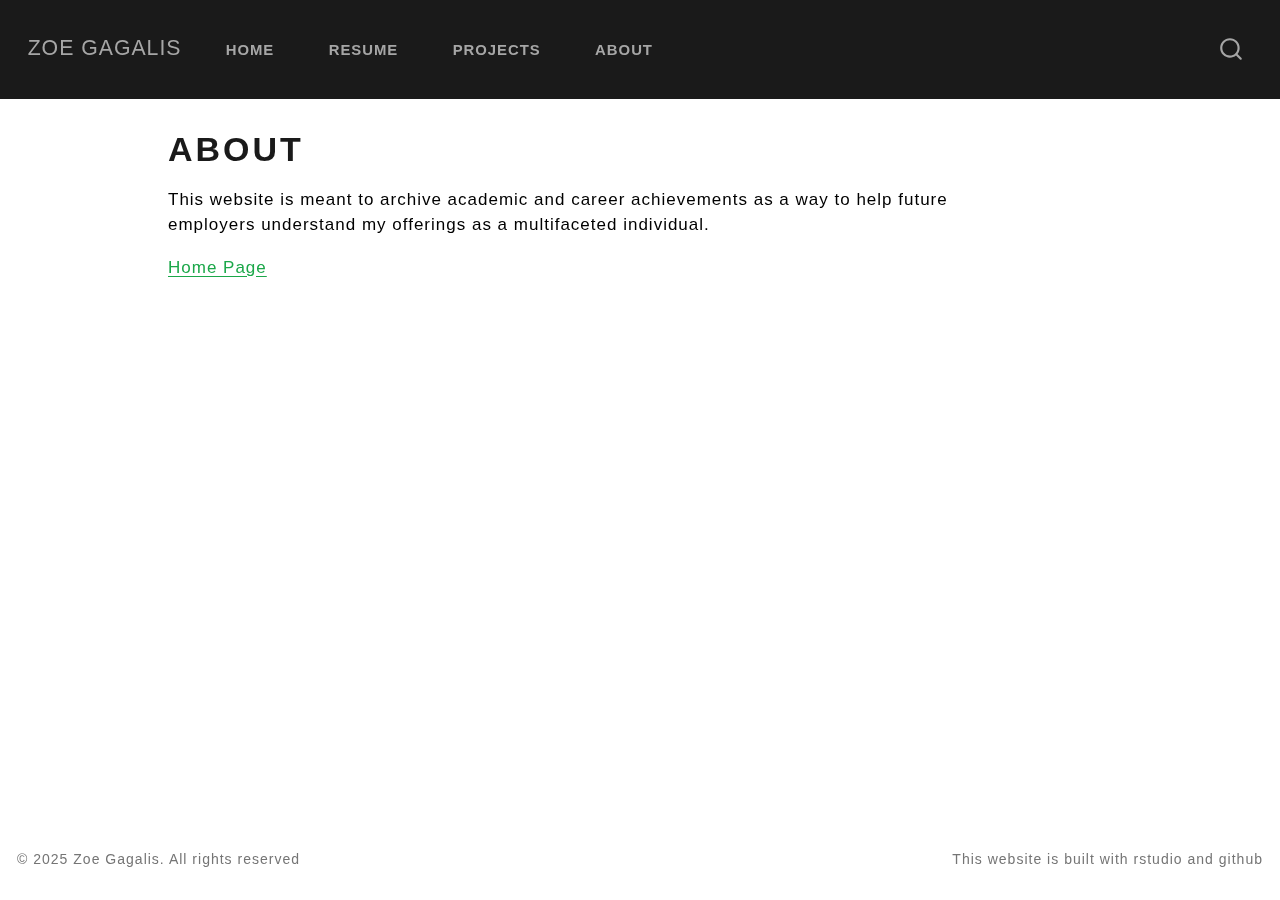
<file: docs/about.html>
<!DOCTYPE html>
<html xmlns="http://www.w3.org/1999/xhtml" lang="en" xml:lang="en"><head>

<meta charset="utf-8">
<meta name="generator" content="quarto-1.6.42">

<meta name="viewport" content="width=device-width, initial-scale=1.0, user-scalable=yes">


<title>About – Zoe Gagalis</title>
<style>
code{white-space: pre-wrap;}
span.smallcaps{font-variant: small-caps;}
div.columns{display: flex; gap: min(4vw, 1.5em);}
div.column{flex: auto; overflow-x: auto;}
div.hanging-indent{margin-left: 1.5em; text-indent: -1.5em;}
ul.task-list{list-style: none;}
ul.task-list li input[type="checkbox"] {
  width: 0.8em;
  margin: 0 0.8em 0.2em -1em; /* quarto-specific, see https://github.com/quarto-dev/quarto-cli/issues/4556 */ 
  vertical-align: middle;
}
</style>


<script src="site_libs/quarto-nav/quarto-nav.js"></script>
<script src="site_libs/quarto-nav/headroom.min.js"></script>
<script src="site_libs/clipboard/clipboard.min.js"></script>
<script src="site_libs/quarto-search/autocomplete.umd.js"></script>
<script src="site_libs/quarto-search/fuse.min.js"></script>
<script src="site_libs/quarto-search/quarto-search.js"></script>
<meta name="quarto:offset" content="./">
<script src="site_libs/quarto-html/quarto.js"></script>
<script src="site_libs/quarto-html/popper.min.js"></script>
<script src="site_libs/quarto-html/tippy.umd.min.js"></script>
<script src="site_libs/quarto-html/anchor.min.js"></script>
<link href="site_libs/quarto-html/tippy.css" rel="stylesheet">
<link href="site_libs/quarto-html/quarto-syntax-highlighting-2f5df379a58b258e96c21c0638c20c03.css" rel="stylesheet" id="quarto-text-highlighting-styles">
<script src="site_libs/bootstrap/bootstrap.min.js"></script>
<link href="site_libs/bootstrap/bootstrap-icons.css" rel="stylesheet">
<link href="site_libs/bootstrap/bootstrap-66d5f828985bf742e2fd7afaf4b4a2c8.min.css" rel="stylesheet" append-hash="true" id="quarto-bootstrap" data-mode="light">
<script id="quarto-search-options" type="application/json">{
  "location": "navbar",
  "copy-button": false,
  "collapse-after": 3,
  "panel-placement": "end",
  "type": "overlay",
  "limit": 50,
  "keyboard-shortcut": [
    "f",
    "/",
    "s"
  ],
  "show-item-context": false,
  "language": {
    "search-no-results-text": "No results",
    "search-matching-documents-text": "matching documents",
    "search-copy-link-title": "Copy link to search",
    "search-hide-matches-text": "Hide additional matches",
    "search-more-match-text": "more match in this document",
    "search-more-matches-text": "more matches in this document",
    "search-clear-button-title": "Clear",
    "search-text-placeholder": "",
    "search-detached-cancel-button-title": "Cancel",
    "search-submit-button-title": "Submit",
    "search-label": "Search"
  }
}</script>


<link rel="stylesheet" href="styles.css">
</head>

<body class="nav-fixed">

<div id="quarto-search-results"></div>
  <header id="quarto-header" class="headroom fixed-top">
    <nav class="navbar navbar-expand-lg " data-bs-theme="dark">
      <div class="navbar-container container-fluid">
      <div class="navbar-brand-container mx-auto">
    <a class="navbar-brand" href="./index.html">
    <span class="navbar-title">Zoe Gagalis</span>
    </a>
  </div>
            <div id="quarto-search" class="" title="Search"></div>
          <button class="navbar-toggler" type="button" data-bs-toggle="collapse" data-bs-target="#navbarCollapse" aria-controls="navbarCollapse" role="menu" aria-expanded="false" aria-label="Toggle navigation" onclick="if (window.quartoToggleHeadroom) { window.quartoToggleHeadroom(); }">
  <span class="navbar-toggler-icon"></span>
</button>
          <div class="collapse navbar-collapse" id="navbarCollapse">
            <ul class="navbar-nav navbar-nav-scroll me-auto">
  <li class="nav-item">
    <a class="nav-link" href="./index.html"> 
<span class="menu-text">Home</span></a>
  </li>  
  <li class="nav-item">
    <a class="nav-link" href="./Resume.html"> 
<span class="menu-text">Resume</span></a>
  </li>  
  <li class="nav-item">
    <a class="nav-link" href="./Projects.html"> 
<span class="menu-text">Projects</span></a>
  </li>  
  <li class="nav-item">
    <a class="nav-link active" href="./about.html" aria-current="page"> 
<span class="menu-text">About</span></a>
  </li>  
</ul>
          </div> <!-- /navcollapse -->
            <div class="quarto-navbar-tools">
</div>
      </div> <!-- /container-fluid -->
    </nav>
</header>
<!-- content -->
<div id="quarto-content" class="quarto-container page-columns page-rows-contents page-layout-article page-navbar">
<!-- sidebar -->
<!-- margin-sidebar -->
    <div id="quarto-margin-sidebar" class="sidebar margin-sidebar zindex-bottom">
        
    </div>
<!-- main -->
<main class="content" id="quarto-document-content">

<header id="title-block-header" class="quarto-title-block default">
<div class="quarto-title">
<h1 class="title">About</h1>
</div>



<div class="quarto-title-meta">

    
  
    
  </div>
  


</header>


<p>This website is meant to archive academic and career achievements as a way to help future employers understand my offerings as a multifaceted individual.</p>
<p><a href="https://zgagalis.github.io/">Home Page</a></p>



</main> <!-- /main -->
<script id="quarto-html-after-body" type="application/javascript">
window.document.addEventListener("DOMContentLoaded", function (event) {
  const toggleBodyColorMode = (bsSheetEl) => {
    const mode = bsSheetEl.getAttribute("data-mode");
    const bodyEl = window.document.querySelector("body");
    if (mode === "dark") {
      bodyEl.classList.add("quarto-dark");
      bodyEl.classList.remove("quarto-light");
    } else {
      bodyEl.classList.add("quarto-light");
      bodyEl.classList.remove("quarto-dark");
    }
  }
  const toggleBodyColorPrimary = () => {
    const bsSheetEl = window.document.querySelector("link#quarto-bootstrap");
    if (bsSheetEl) {
      toggleBodyColorMode(bsSheetEl);
    }
  }
  toggleBodyColorPrimary();  
  const icon = "";
  const anchorJS = new window.AnchorJS();
  anchorJS.options = {
    placement: 'right',
    icon: icon
  };
  anchorJS.add('.anchored');
  const isCodeAnnotation = (el) => {
    for (const clz of el.classList) {
      if (clz.startsWith('code-annotation-')) {                     
        return true;
      }
    }
    return false;
  }
  const onCopySuccess = function(e) {
    // button target
    const button = e.trigger;
    // don't keep focus
    button.blur();
    // flash "checked"
    button.classList.add('code-copy-button-checked');
    var currentTitle = button.getAttribute("title");
    button.setAttribute("title", "Copied!");
    let tooltip;
    if (window.bootstrap) {
      button.setAttribute("data-bs-toggle", "tooltip");
      button.setAttribute("data-bs-placement", "left");
      button.setAttribute("data-bs-title", "Copied!");
      tooltip = new bootstrap.Tooltip(button, 
        { trigger: "manual", 
          customClass: "code-copy-button-tooltip",
          offset: [0, -8]});
      tooltip.show();    
    }
    setTimeout(function() {
      if (tooltip) {
        tooltip.hide();
        button.removeAttribute("data-bs-title");
        button.removeAttribute("data-bs-toggle");
        button.removeAttribute("data-bs-placement");
      }
      button.setAttribute("title", currentTitle);
      button.classList.remove('code-copy-button-checked');
    }, 1000);
    // clear code selection
    e.clearSelection();
  }
  const getTextToCopy = function(trigger) {
      const codeEl = trigger.previousElementSibling.cloneNode(true);
      for (const childEl of codeEl.children) {
        if (isCodeAnnotation(childEl)) {
          childEl.remove();
        }
      }
      return codeEl.innerText;
  }
  const clipboard = new window.ClipboardJS('.code-copy-button:not([data-in-quarto-modal])', {
    text: getTextToCopy
  });
  clipboard.on('success', onCopySuccess);
  if (window.document.getElementById('quarto-embedded-source-code-modal')) {
    const clipboardModal = new window.ClipboardJS('.code-copy-button[data-in-quarto-modal]', {
      text: getTextToCopy,
      container: window.document.getElementById('quarto-embedded-source-code-modal')
    });
    clipboardModal.on('success', onCopySuccess);
  }
    var localhostRegex = new RegExp(/^(?:http|https):\/\/localhost\:?[0-9]*\//);
    var mailtoRegex = new RegExp(/^mailto:/);
      var filterRegex = new RegExp('/' + window.location.host + '/');
    var isInternal = (href) => {
        return filterRegex.test(href) || localhostRegex.test(href) || mailtoRegex.test(href);
    }
    // Inspect non-navigation links and adorn them if external
 	var links = window.document.querySelectorAll('a[href]:not(.nav-link):not(.navbar-brand):not(.toc-action):not(.sidebar-link):not(.sidebar-item-toggle):not(.pagination-link):not(.no-external):not([aria-hidden]):not(.dropdown-item):not(.quarto-navigation-tool):not(.about-link)');
    for (var i=0; i<links.length; i++) {
      const link = links[i];
      if (!isInternal(link.href)) {
        // undo the damage that might have been done by quarto-nav.js in the case of
        // links that we want to consider external
        if (link.dataset.originalHref !== undefined) {
          link.href = link.dataset.originalHref;
        }
      }
    }
  function tippyHover(el, contentFn, onTriggerFn, onUntriggerFn) {
    const config = {
      allowHTML: true,
      maxWidth: 500,
      delay: 100,
      arrow: false,
      appendTo: function(el) {
          return el.parentElement;
      },
      interactive: true,
      interactiveBorder: 10,
      theme: 'quarto',
      placement: 'bottom-start',
    };
    if (contentFn) {
      config.content = contentFn;
    }
    if (onTriggerFn) {
      config.onTrigger = onTriggerFn;
    }
    if (onUntriggerFn) {
      config.onUntrigger = onUntriggerFn;
    }
    window.tippy(el, config); 
  }
  const noterefs = window.document.querySelectorAll('a[role="doc-noteref"]');
  for (var i=0; i<noterefs.length; i++) {
    const ref = noterefs[i];
    tippyHover(ref, function() {
      // use id or data attribute instead here
      let href = ref.getAttribute('data-footnote-href') || ref.getAttribute('href');
      try { href = new URL(href).hash; } catch {}
      const id = href.replace(/^#\/?/, "");
      const note = window.document.getElementById(id);
      if (note) {
        return note.innerHTML;
      } else {
        return "";
      }
    });
  }
  const xrefs = window.document.querySelectorAll('a.quarto-xref');
  const processXRef = (id, note) => {
    // Strip column container classes
    const stripColumnClz = (el) => {
      el.classList.remove("page-full", "page-columns");
      if (el.children) {
        for (const child of el.children) {
          stripColumnClz(child);
        }
      }
    }
    stripColumnClz(note)
    if (id === null || id.startsWith('sec-')) {
      // Special case sections, only their first couple elements
      const container = document.createElement("div");
      if (note.children && note.children.length > 2) {
        container.appendChild(note.children[0].cloneNode(true));
        for (let i = 1; i < note.children.length; i++) {
          const child = note.children[i];
          if (child.tagName === "P" && child.innerText === "") {
            continue;
          } else {
            container.appendChild(child.cloneNode(true));
            break;
          }
        }
        if (window.Quarto?.typesetMath) {
          window.Quarto.typesetMath(container);
        }
        return container.innerHTML
      } else {
        if (window.Quarto?.typesetMath) {
          window.Quarto.typesetMath(note);
        }
        return note.innerHTML;
      }
    } else {
      // Remove any anchor links if they are present
      const anchorLink = note.querySelector('a.anchorjs-link');
      if (anchorLink) {
        anchorLink.remove();
      }
      if (window.Quarto?.typesetMath) {
        window.Quarto.typesetMath(note);
      }
      if (note.classList.contains("callout")) {
        return note.outerHTML;
      } else {
        return note.innerHTML;
      }
    }
  }
  for (var i=0; i<xrefs.length; i++) {
    const xref = xrefs[i];
    tippyHover(xref, undefined, function(instance) {
      instance.disable();
      let url = xref.getAttribute('href');
      let hash = undefined; 
      if (url.startsWith('#')) {
        hash = url;
      } else {
        try { hash = new URL(url).hash; } catch {}
      }
      if (hash) {
        const id = hash.replace(/^#\/?/, "");
        const note = window.document.getElementById(id);
        if (note !== null) {
          try {
            const html = processXRef(id, note.cloneNode(true));
            instance.setContent(html);
          } finally {
            instance.enable();
            instance.show();
          }
        } else {
          // See if we can fetch this
          fetch(url.split('#')[0])
          .then(res => res.text())
          .then(html => {
            const parser = new DOMParser();
            const htmlDoc = parser.parseFromString(html, "text/html");
            const note = htmlDoc.getElementById(id);
            if (note !== null) {
              const html = processXRef(id, note);
              instance.setContent(html);
            } 
          }).finally(() => {
            instance.enable();
            instance.show();
          });
        }
      } else {
        // See if we can fetch a full url (with no hash to target)
        // This is a special case and we should probably do some content thinning / targeting
        fetch(url)
        .then(res => res.text())
        .then(html => {
          const parser = new DOMParser();
          const htmlDoc = parser.parseFromString(html, "text/html");
          const note = htmlDoc.querySelector('main.content');
          if (note !== null) {
            // This should only happen for chapter cross references
            // (since there is no id in the URL)
            // remove the first header
            if (note.children.length > 0 && note.children[0].tagName === "HEADER") {
              note.children[0].remove();
            }
            const html = processXRef(null, note);
            instance.setContent(html);
          } 
        }).finally(() => {
          instance.enable();
          instance.show();
        });
      }
    }, function(instance) {
    });
  }
      let selectedAnnoteEl;
      const selectorForAnnotation = ( cell, annotation) => {
        let cellAttr = 'data-code-cell="' + cell + '"';
        let lineAttr = 'data-code-annotation="' +  annotation + '"';
        const selector = 'span[' + cellAttr + '][' + lineAttr + ']';
        return selector;
      }
      const selectCodeLines = (annoteEl) => {
        const doc = window.document;
        const targetCell = annoteEl.getAttribute("data-target-cell");
        const targetAnnotation = annoteEl.getAttribute("data-target-annotation");
        const annoteSpan = window.document.querySelector(selectorForAnnotation(targetCell, targetAnnotation));
        const lines = annoteSpan.getAttribute("data-code-lines").split(",");
        const lineIds = lines.map((line) => {
          return targetCell + "-" + line;
        })
        let top = null;
        let height = null;
        let parent = null;
        if (lineIds.length > 0) {
            //compute the position of the single el (top and bottom and make a div)
            const el = window.document.getElementById(lineIds[0]);
            top = el.offsetTop;
            height = el.offsetHeight;
            parent = el.parentElement.parentElement;
          if (lineIds.length > 1) {
            const lastEl = window.document.getElementById(lineIds[lineIds.length - 1]);
            const bottom = lastEl.offsetTop + lastEl.offsetHeight;
            height = bottom - top;
          }
          if (top !== null && height !== null && parent !== null) {
            // cook up a div (if necessary) and position it 
            let div = window.document.getElementById("code-annotation-line-highlight");
            if (div === null) {
              div = window.document.createElement("div");
              div.setAttribute("id", "code-annotation-line-highlight");
              div.style.position = 'absolute';
              parent.appendChild(div);
            }
            div.style.top = top - 2 + "px";
            div.style.height = height + 4 + "px";
            div.style.left = 0;
            let gutterDiv = window.document.getElementById("code-annotation-line-highlight-gutter");
            if (gutterDiv === null) {
              gutterDiv = window.document.createElement("div");
              gutterDiv.setAttribute("id", "code-annotation-line-highlight-gutter");
              gutterDiv.style.position = 'absolute';
              const codeCell = window.document.getElementById(targetCell);
              const gutter = codeCell.querySelector('.code-annotation-gutter');
              gutter.appendChild(gutterDiv);
            }
            gutterDiv.style.top = top - 2 + "px";
            gutterDiv.style.height = height + 4 + "px";
          }
          selectedAnnoteEl = annoteEl;
        }
      };
      const unselectCodeLines = () => {
        const elementsIds = ["code-annotation-line-highlight", "code-annotation-line-highlight-gutter"];
        elementsIds.forEach((elId) => {
          const div = window.document.getElementById(elId);
          if (div) {
            div.remove();
          }
        });
        selectedAnnoteEl = undefined;
      };
        // Handle positioning of the toggle
    window.addEventListener(
      "resize",
      throttle(() => {
        elRect = undefined;
        if (selectedAnnoteEl) {
          selectCodeLines(selectedAnnoteEl);
        }
      }, 10)
    );
    function throttle(fn, ms) {
    let throttle = false;
    let timer;
      return (...args) => {
        if(!throttle) { // first call gets through
            fn.apply(this, args);
            throttle = true;
        } else { // all the others get throttled
            if(timer) clearTimeout(timer); // cancel #2
            timer = setTimeout(() => {
              fn.apply(this, args);
              timer = throttle = false;
            }, ms);
        }
      };
    }
      // Attach click handler to the DT
      const annoteDls = window.document.querySelectorAll('dt[data-target-cell]');
      for (const annoteDlNode of annoteDls) {
        annoteDlNode.addEventListener('click', (event) => {
          const clickedEl = event.target;
          if (clickedEl !== selectedAnnoteEl) {
            unselectCodeLines();
            const activeEl = window.document.querySelector('dt[data-target-cell].code-annotation-active');
            if (activeEl) {
              activeEl.classList.remove('code-annotation-active');
            }
            selectCodeLines(clickedEl);
            clickedEl.classList.add('code-annotation-active');
          } else {
            // Unselect the line
            unselectCodeLines();
            clickedEl.classList.remove('code-annotation-active');
          }
        });
      }
  const findCites = (el) => {
    const parentEl = el.parentElement;
    if (parentEl) {
      const cites = parentEl.dataset.cites;
      if (cites) {
        return {
          el,
          cites: cites.split(' ')
        };
      } else {
        return findCites(el.parentElement)
      }
    } else {
      return undefined;
    }
  };
  var bibliorefs = window.document.querySelectorAll('a[role="doc-biblioref"]');
  for (var i=0; i<bibliorefs.length; i++) {
    const ref = bibliorefs[i];
    const citeInfo = findCites(ref);
    if (citeInfo) {
      tippyHover(citeInfo.el, function() {
        var popup = window.document.createElement('div');
        citeInfo.cites.forEach(function(cite) {
          var citeDiv = window.document.createElement('div');
          citeDiv.classList.add('hanging-indent');
          citeDiv.classList.add('csl-entry');
          var biblioDiv = window.document.getElementById('ref-' + cite);
          if (biblioDiv) {
            citeDiv.innerHTML = biblioDiv.innerHTML;
          }
          popup.appendChild(citeDiv);
        });
        return popup.innerHTML;
      });
    }
  }
});
</script>
</div> <!-- /content -->
<footer class="footer">
  <div class="nav-footer">
    <div class="nav-footer-left">
<p>
© 2025 Zoe Gagalis. All rights reserved
</p>
</div>   
    <div class="nav-footer-center">
      &nbsp;
    </div>
    <div class="nav-footer-right">
<p>This website is built with rstudio and github</p>
</div>
  </div>
</footer>




</body></html>
</file>
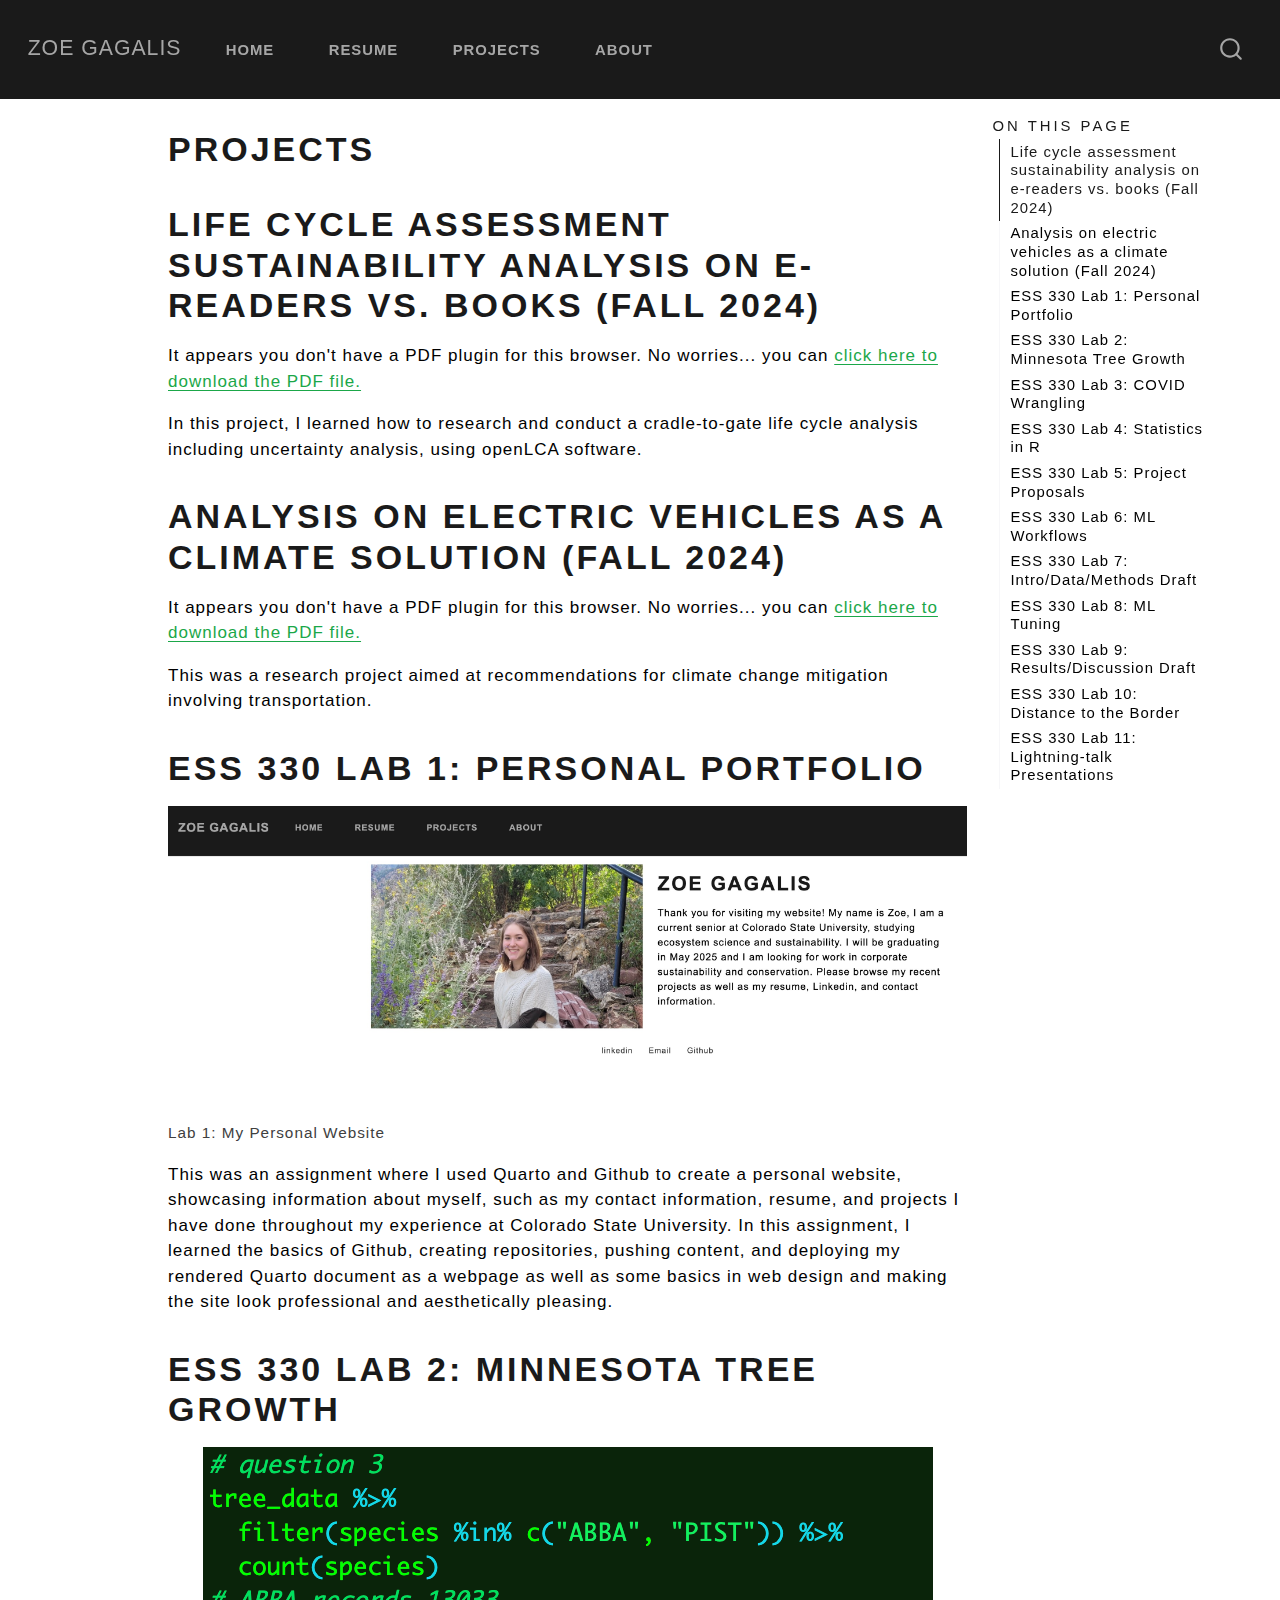
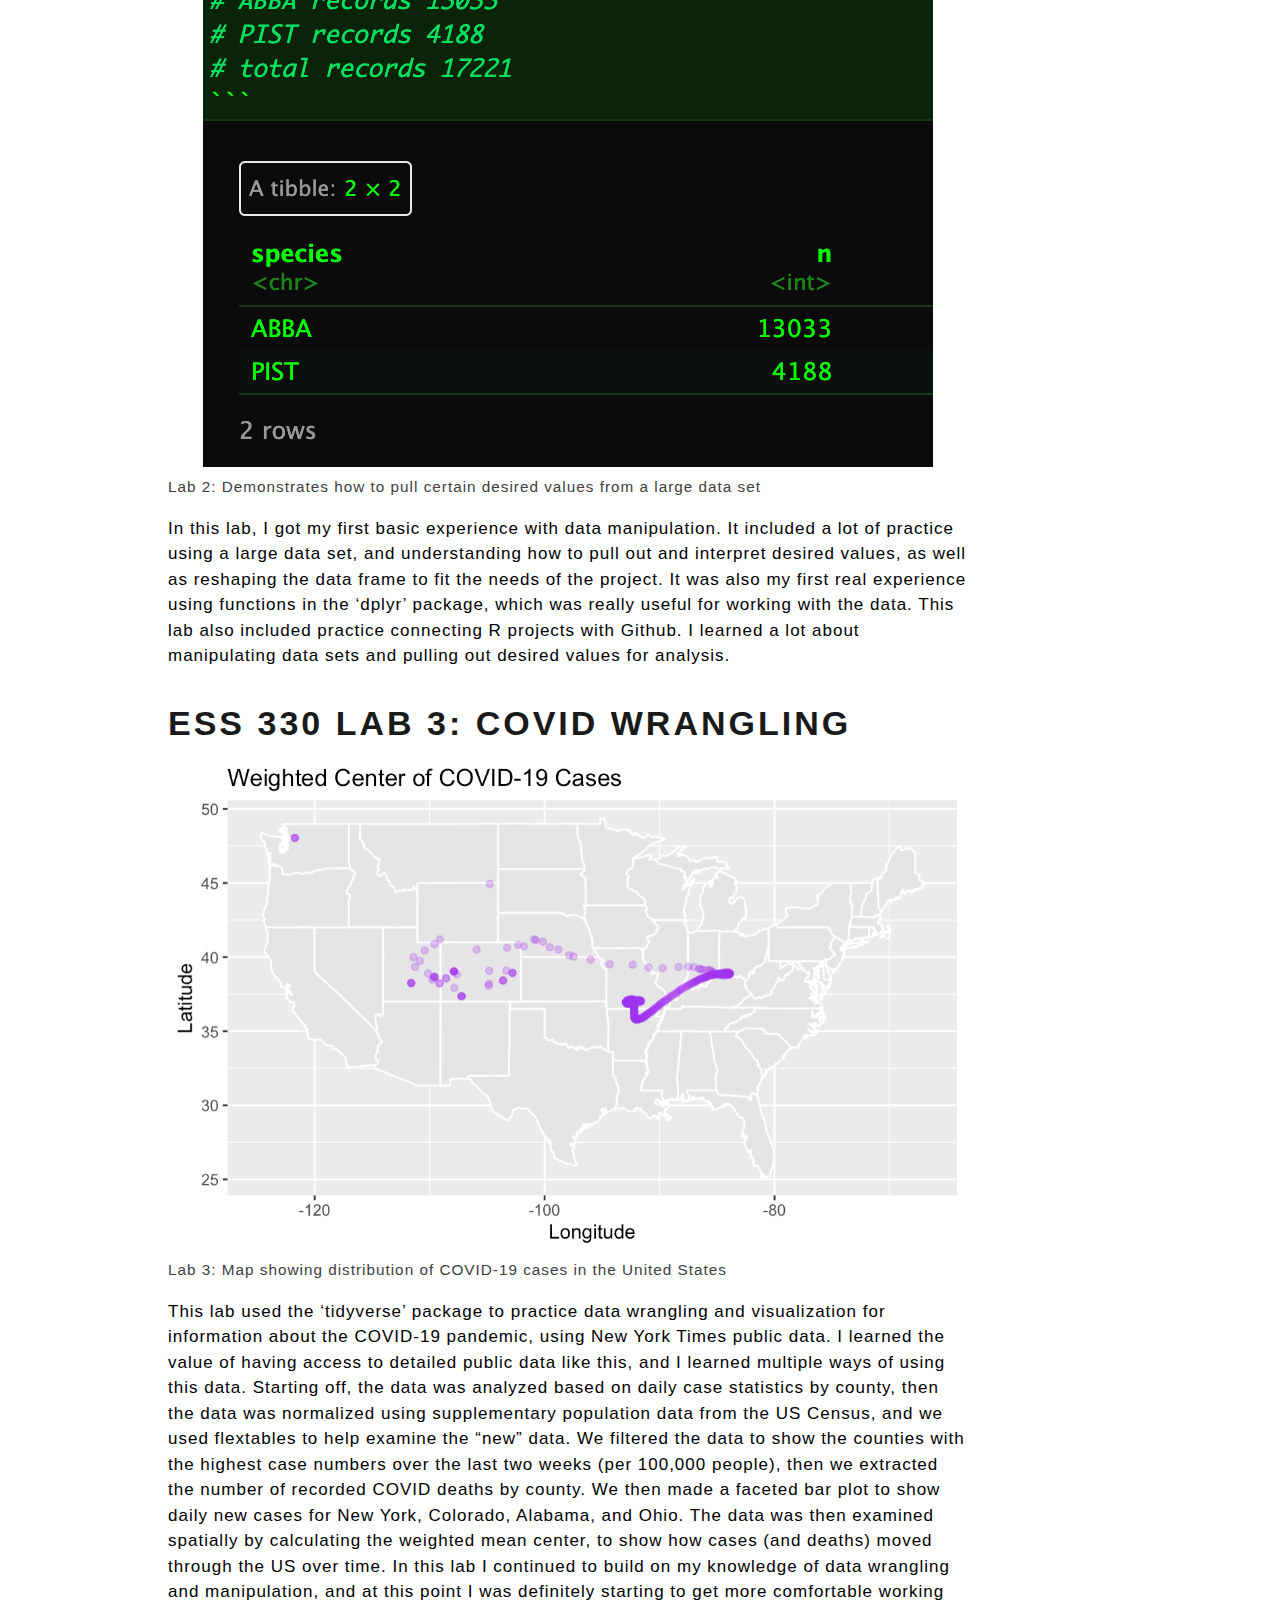
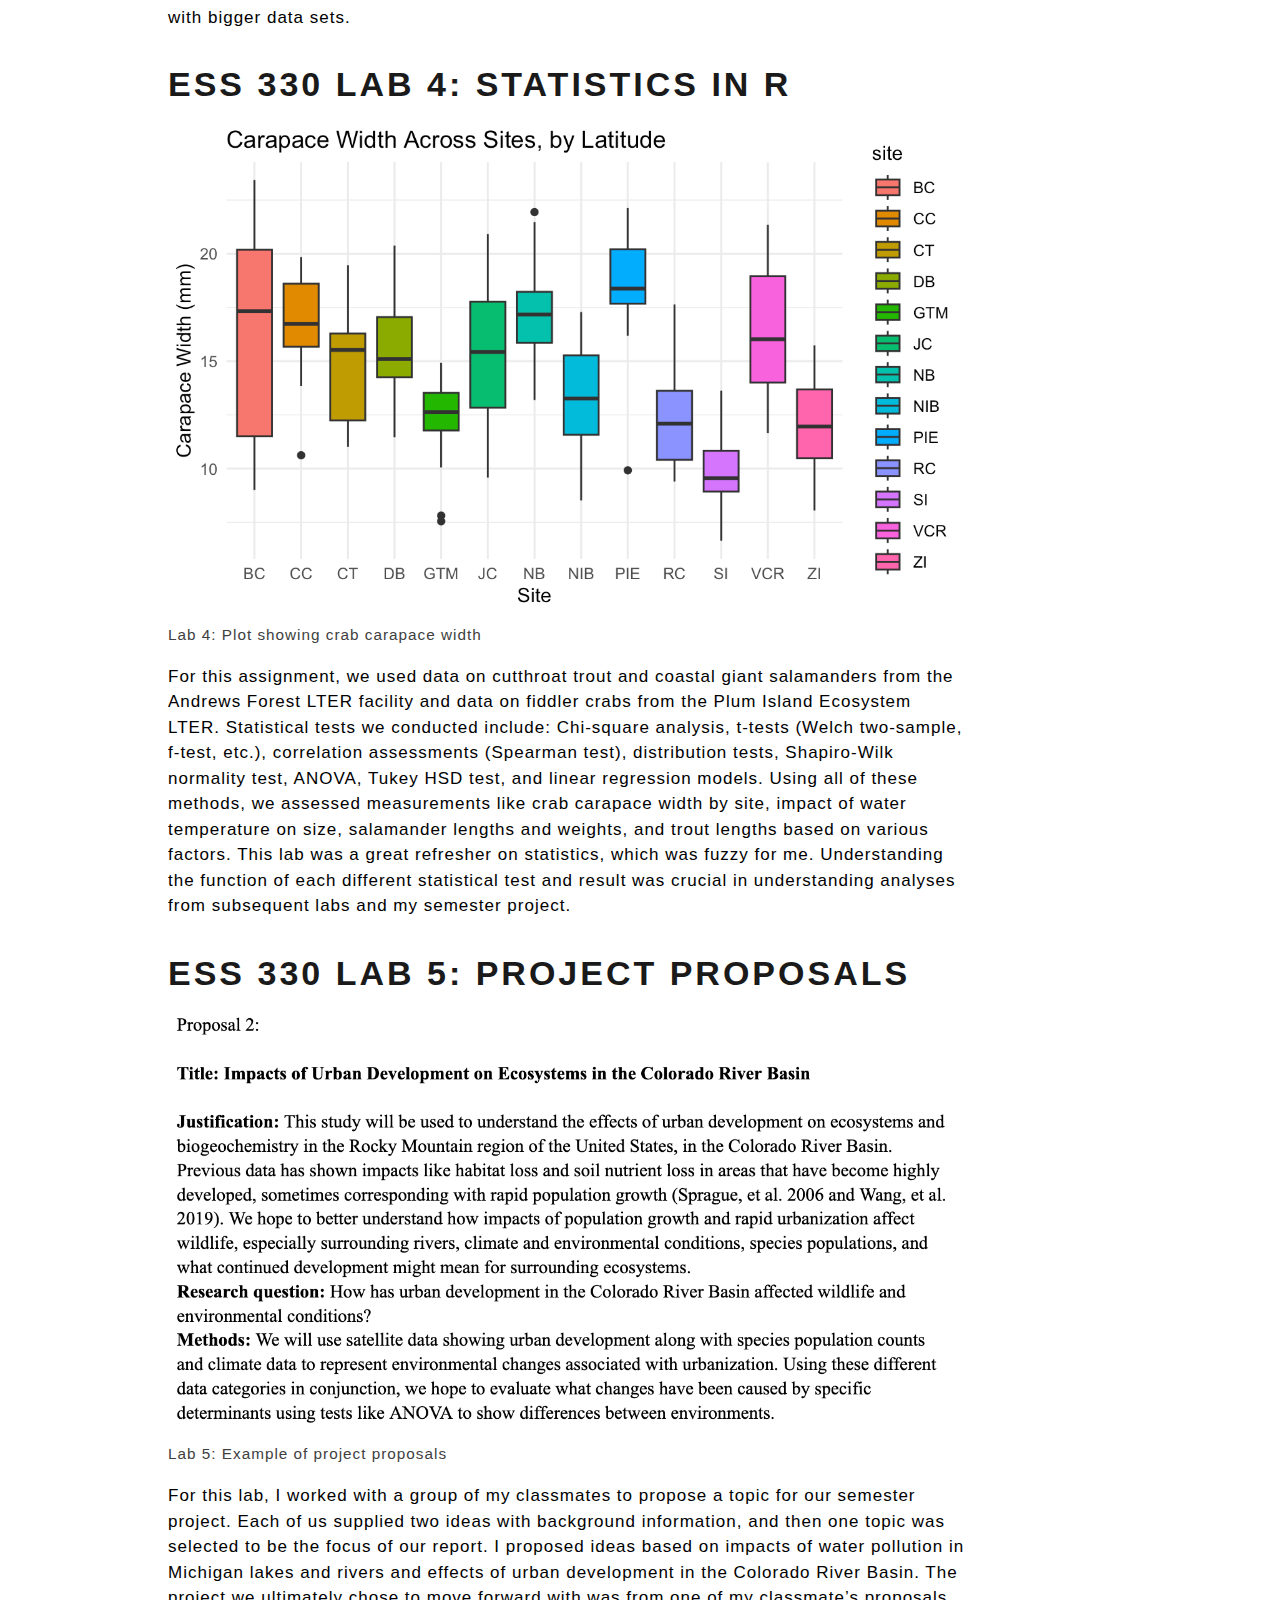
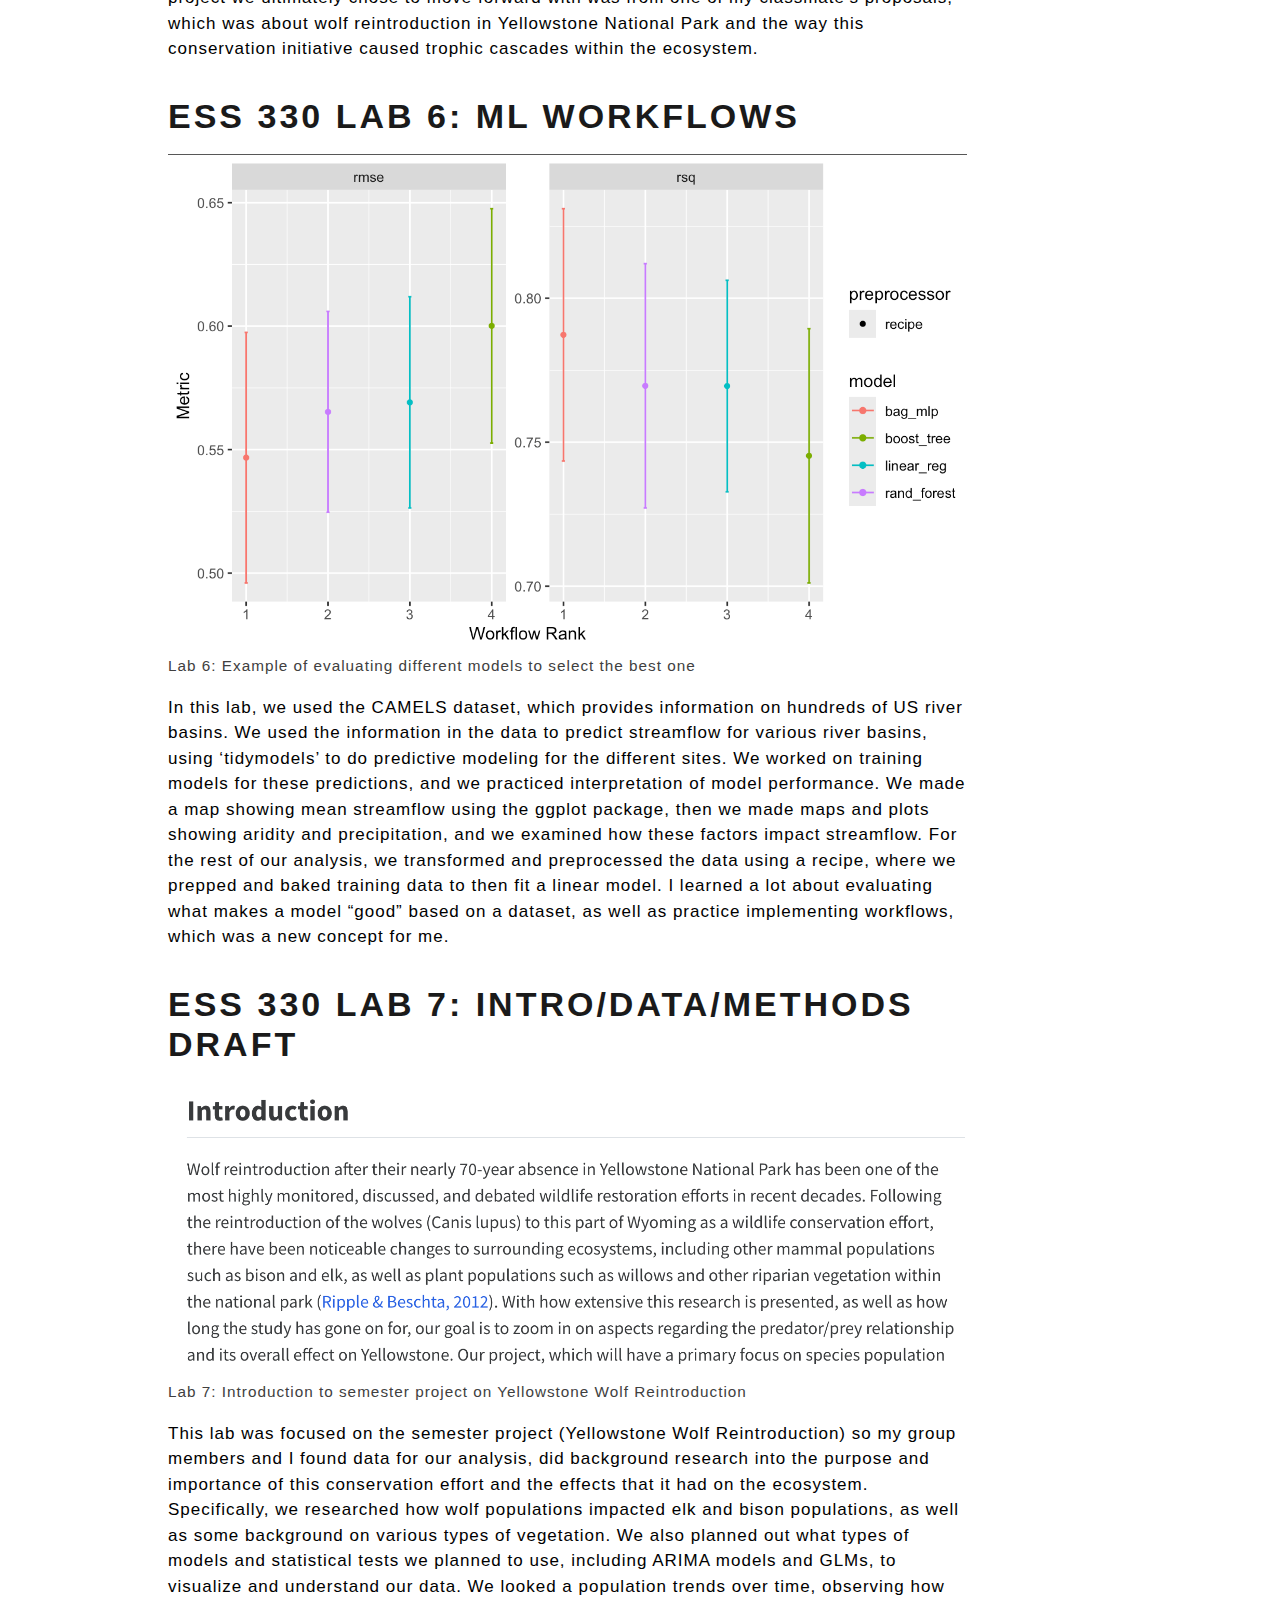
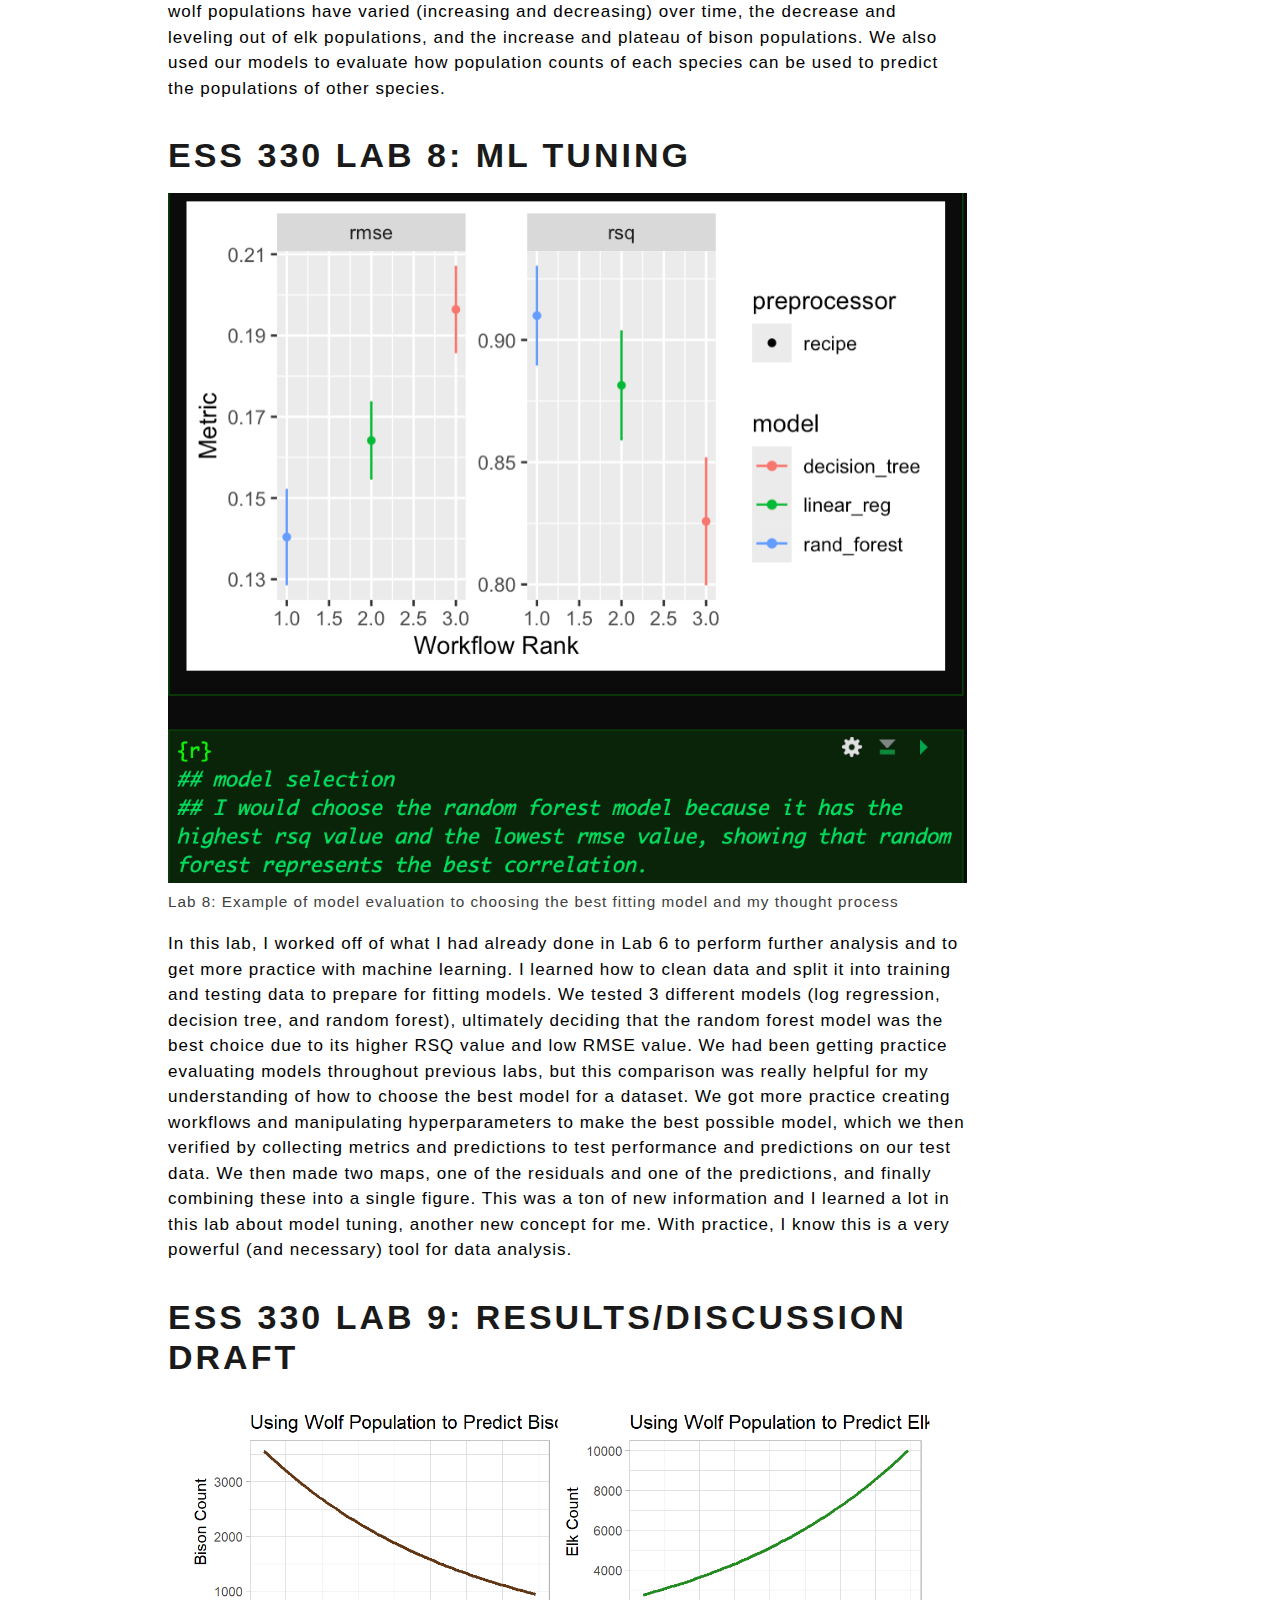
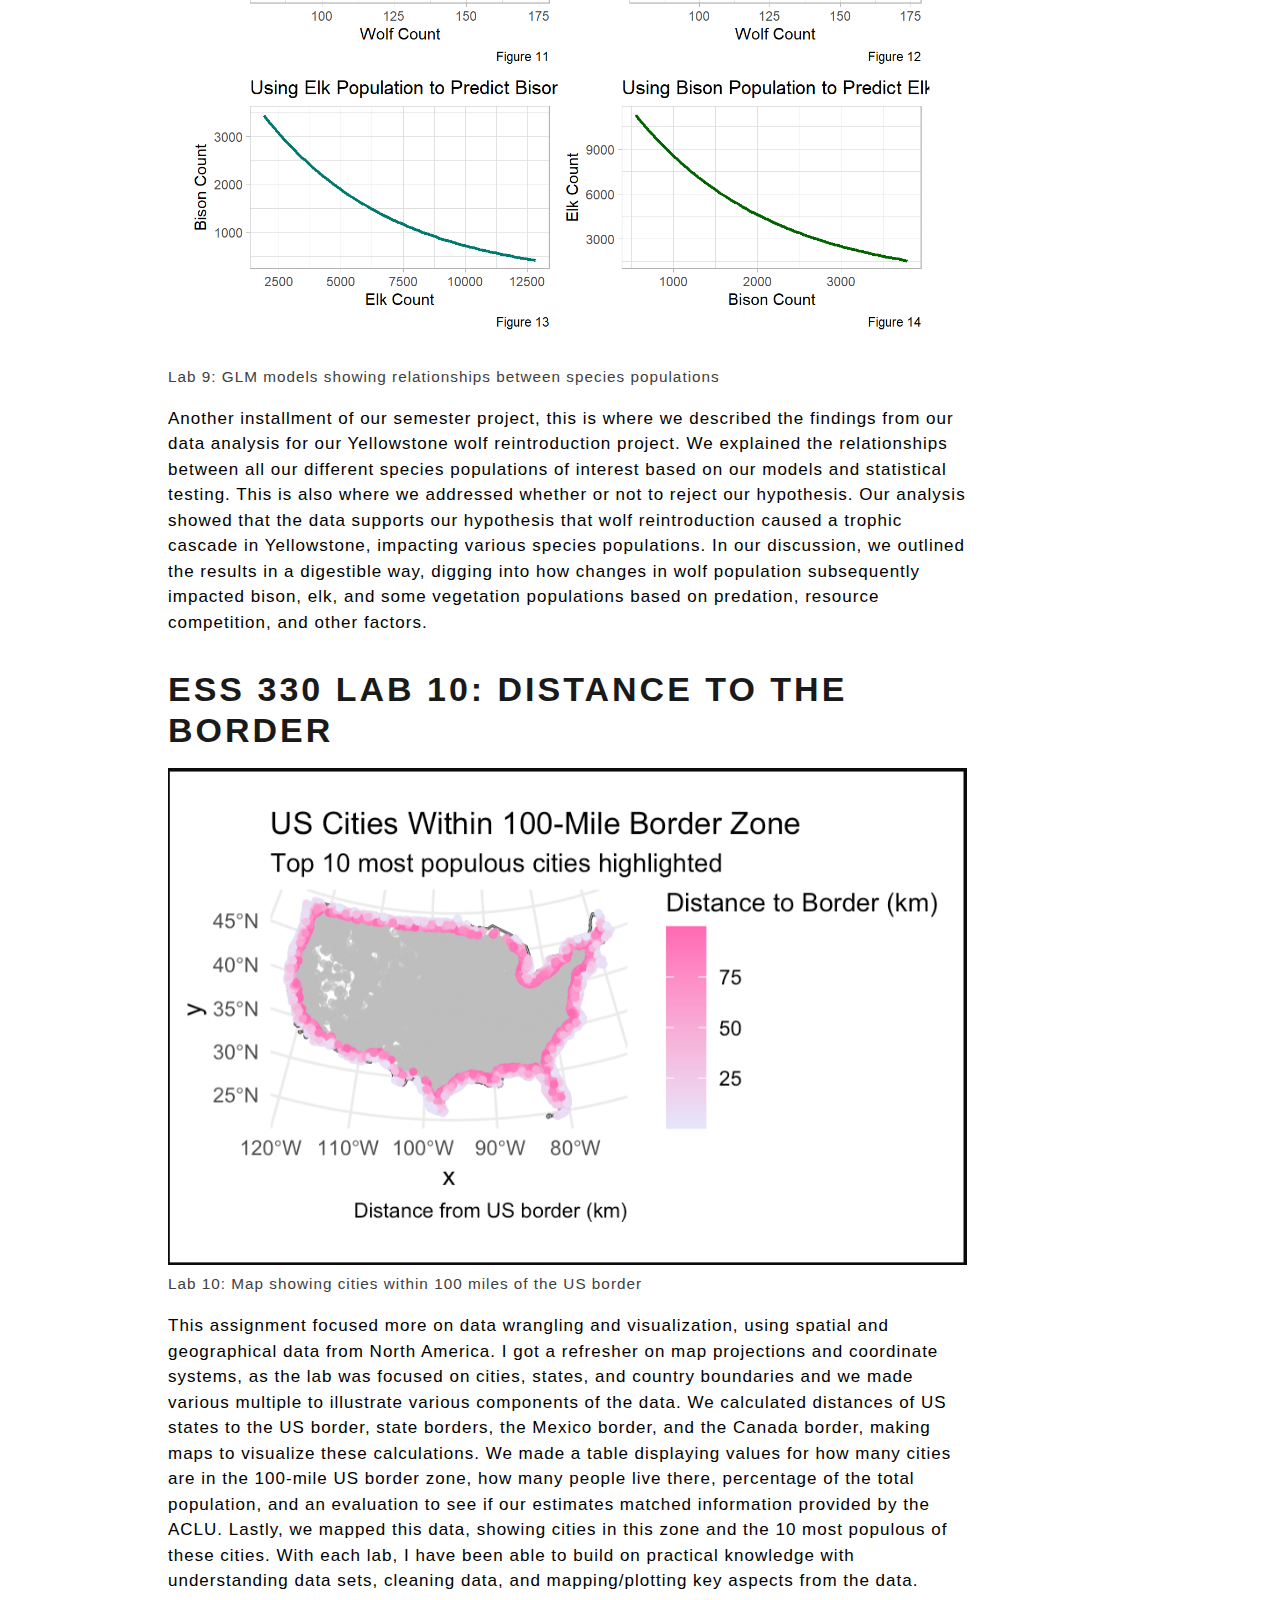
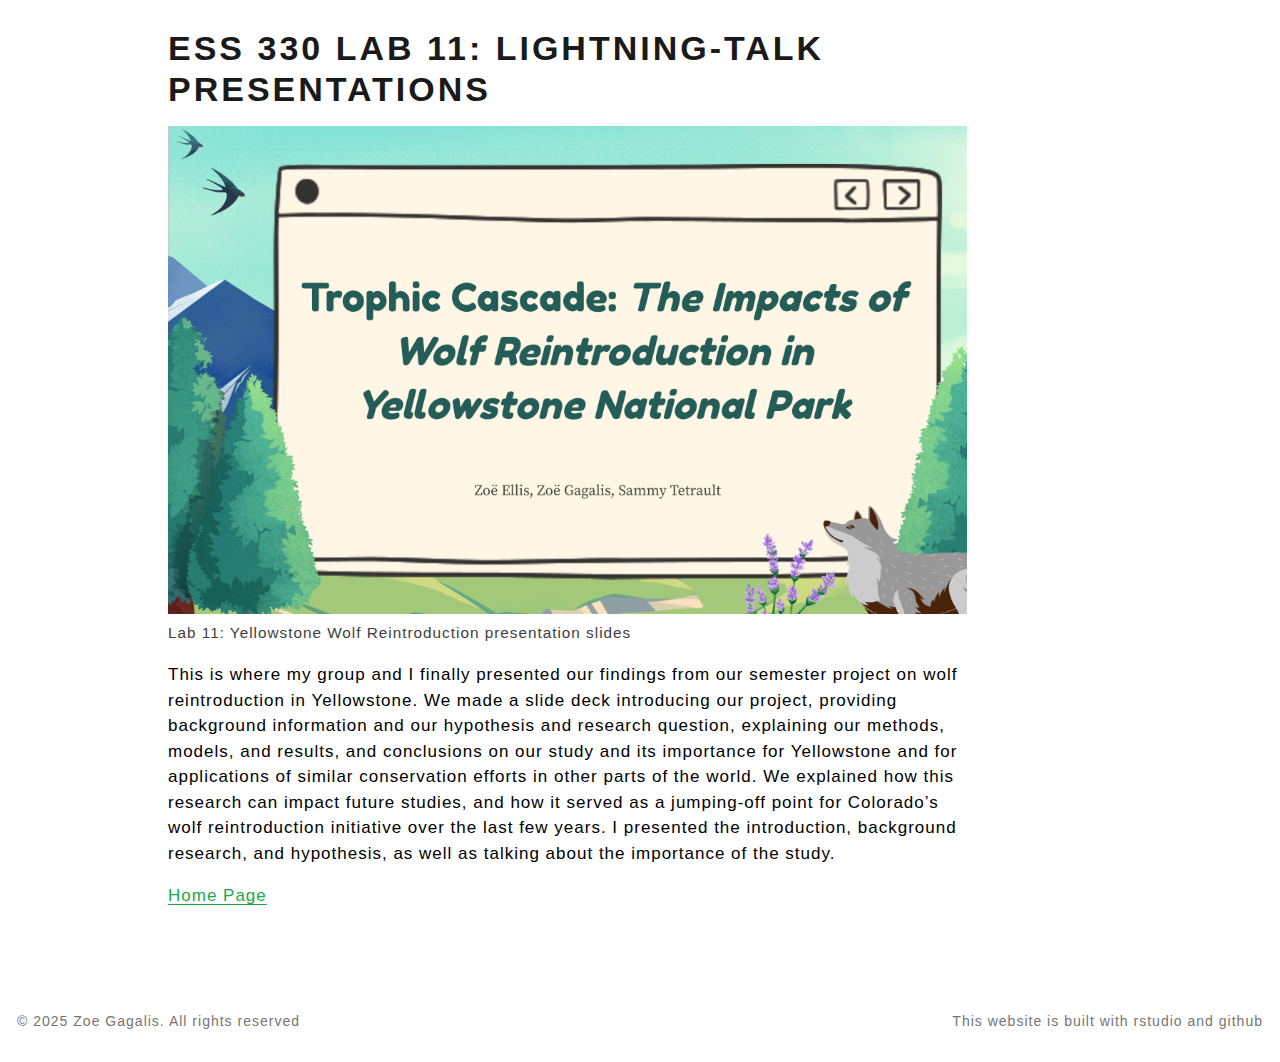
<file: docs/Projects.html>
<!DOCTYPE html>
<html xmlns="http://www.w3.org/1999/xhtml" lang="en" xml:lang="en"><head>

<meta charset="utf-8">
<meta name="generator" content="quarto-1.6.42">

<meta name="viewport" content="width=device-width, initial-scale=1.0, user-scalable=yes">


<title>Projects – Zoe Gagalis</title>
<style>
code{white-space: pre-wrap;}
span.smallcaps{font-variant: small-caps;}
div.columns{display: flex; gap: min(4vw, 1.5em);}
div.column{flex: auto; overflow-x: auto;}
div.hanging-indent{margin-left: 1.5em; text-indent: -1.5em;}
ul.task-list{list-style: none;}
ul.task-list li input[type="checkbox"] {
  width: 0.8em;
  margin: 0 0.8em 0.2em -1em; /* quarto-specific, see https://github.com/quarto-dev/quarto-cli/issues/4556 */ 
  vertical-align: middle;
}
</style>


<script src="site_libs/quarto-nav/quarto-nav.js"></script>
<script src="site_libs/quarto-nav/headroom.min.js"></script>
<script src="site_libs/clipboard/clipboard.min.js"></script>
<script src="site_libs/quarto-search/autocomplete.umd.js"></script>
<script src="site_libs/quarto-search/fuse.min.js"></script>
<script src="site_libs/quarto-search/quarto-search.js"></script>
<meta name="quarto:offset" content="./">
<script src="site_libs/quarto-html/quarto.js"></script>
<script src="site_libs/quarto-html/popper.min.js"></script>
<script src="site_libs/quarto-html/tippy.umd.min.js"></script>
<script src="site_libs/quarto-html/anchor.min.js"></script>
<link href="site_libs/quarto-html/tippy.css" rel="stylesheet">
<link href="site_libs/quarto-html/quarto-syntax-highlighting-2f5df379a58b258e96c21c0638c20c03.css" rel="stylesheet" id="quarto-text-highlighting-styles">
<script src="site_libs/bootstrap/bootstrap.min.js"></script>
<link href="site_libs/bootstrap/bootstrap-icons.css" rel="stylesheet">
<link href="site_libs/bootstrap/bootstrap-66d5f828985bf742e2fd7afaf4b4a2c8.min.css" rel="stylesheet" append-hash="true" id="quarto-bootstrap" data-mode="light">
<script id="quarto-search-options" type="application/json">{
  "location": "navbar",
  "copy-button": false,
  "collapse-after": 3,
  "panel-placement": "end",
  "type": "overlay",
  "limit": 50,
  "keyboard-shortcut": [
    "f",
    "/",
    "s"
  ],
  "show-item-context": false,
  "language": {
    "search-no-results-text": "No results",
    "search-matching-documents-text": "matching documents",
    "search-copy-link-title": "Copy link to search",
    "search-hide-matches-text": "Hide additional matches",
    "search-more-match-text": "more match in this document",
    "search-more-matches-text": "more matches in this document",
    "search-clear-button-title": "Clear",
    "search-text-placeholder": "",
    "search-detached-cancel-button-title": "Cancel",
    "search-submit-button-title": "Submit",
    "search-label": "Search"
  }
}</script>


<link rel="stylesheet" href="styles.css">
</head>

<body class="nav-fixed">

<div id="quarto-search-results"></div>
  <header id="quarto-header" class="headroom fixed-top">
    <nav class="navbar navbar-expand-lg " data-bs-theme="dark">
      <div class="navbar-container container-fluid">
      <div class="navbar-brand-container mx-auto">
    <a class="navbar-brand" href="./index.html">
    <span class="navbar-title">Zoe Gagalis</span>
    </a>
  </div>
            <div id="quarto-search" class="" title="Search"></div>
          <button class="navbar-toggler" type="button" data-bs-toggle="collapse" data-bs-target="#navbarCollapse" aria-controls="navbarCollapse" role="menu" aria-expanded="false" aria-label="Toggle navigation" onclick="if (window.quartoToggleHeadroom) { window.quartoToggleHeadroom(); }">
  <span class="navbar-toggler-icon"></span>
</button>
          <div class="collapse navbar-collapse" id="navbarCollapse">
            <ul class="navbar-nav navbar-nav-scroll me-auto">
  <li class="nav-item">
    <a class="nav-link" href="./index.html"> 
<span class="menu-text">Home</span></a>
  </li>  
  <li class="nav-item">
    <a class="nav-link" href="./Resume.html"> 
<span class="menu-text">Resume</span></a>
  </li>  
  <li class="nav-item">
    <a class="nav-link active" href="./Projects.html" aria-current="page"> 
<span class="menu-text">Projects</span></a>
  </li>  
  <li class="nav-item">
    <a class="nav-link" href="./about.html"> 
<span class="menu-text">About</span></a>
  </li>  
</ul>
          </div> <!-- /navcollapse -->
            <div class="quarto-navbar-tools">
</div>
      </div> <!-- /container-fluid -->
    </nav>
</header>
<!-- content -->
<div id="quarto-content" class="quarto-container page-columns page-rows-contents page-layout-article page-navbar">
<!-- sidebar -->
<!-- margin-sidebar -->
    <div id="quarto-margin-sidebar" class="sidebar margin-sidebar">
        <nav id="TOC" role="doc-toc" class="toc-active">
    <h2 id="toc-title">On this page</h2>
   
  <ul>
  <li><a href="#life-cycle-assessment-sustainability-analysis-on-e-readers-vs.-books-fall-2024" id="toc-life-cycle-assessment-sustainability-analysis-on-e-readers-vs.-books-fall-2024" class="nav-link active" data-scroll-target="#life-cycle-assessment-sustainability-analysis-on-e-readers-vs.-books-fall-2024">Life cycle assessment sustainability analysis on e-readers vs.&nbsp;books (Fall 2024)</a></li>
  <li><a href="#analysis-on-electric-vehicles-as-a-climate-solution-fall-2024" id="toc-analysis-on-electric-vehicles-as-a-climate-solution-fall-2024" class="nav-link" data-scroll-target="#analysis-on-electric-vehicles-as-a-climate-solution-fall-2024">Analysis on electric vehicles as a climate solution (Fall 2024)</a></li>
  <li><a href="#ess-330-lab-1-personal-portfolio" id="toc-ess-330-lab-1-personal-portfolio" class="nav-link" data-scroll-target="#ess-330-lab-1-personal-portfolio">ESS 330 Lab 1: Personal Portfolio</a></li>
  <li><a href="#ess-330-lab-2-minnesota-tree-growth" id="toc-ess-330-lab-2-minnesota-tree-growth" class="nav-link" data-scroll-target="#ess-330-lab-2-minnesota-tree-growth">ESS 330 Lab 2: Minnesota Tree Growth</a></li>
  <li><a href="#ess-330-lab-3-covid-wrangling" id="toc-ess-330-lab-3-covid-wrangling" class="nav-link" data-scroll-target="#ess-330-lab-3-covid-wrangling">ESS 330 Lab 3: COVID Wrangling</a></li>
  <li><a href="#ess-330-lab-4-statistics-in-r" id="toc-ess-330-lab-4-statistics-in-r" class="nav-link" data-scroll-target="#ess-330-lab-4-statistics-in-r">ESS 330 Lab 4: Statistics in R</a></li>
  <li><a href="#ess-330-lab-5-project-proposals" id="toc-ess-330-lab-5-project-proposals" class="nav-link" data-scroll-target="#ess-330-lab-5-project-proposals">ESS 330 Lab 5: Project Proposals</a></li>
  <li><a href="#ess-330-lab-6-ml-workflows" id="toc-ess-330-lab-6-ml-workflows" class="nav-link" data-scroll-target="#ess-330-lab-6-ml-workflows">ESS 330 Lab 6: ML Workflows</a></li>
  <li><a href="#ess-330-lab-7-introdatamethods-draft" id="toc-ess-330-lab-7-introdatamethods-draft" class="nav-link" data-scroll-target="#ess-330-lab-7-introdatamethods-draft">ESS 330 Lab 7: Intro/Data/Methods Draft</a></li>
  <li><a href="#ess-330-lab-8-ml-tuning" id="toc-ess-330-lab-8-ml-tuning" class="nav-link" data-scroll-target="#ess-330-lab-8-ml-tuning">ESS 330 Lab 8: ML Tuning</a></li>
  <li><a href="#ess-330-lab-9-resultsdiscussion-draft" id="toc-ess-330-lab-9-resultsdiscussion-draft" class="nav-link" data-scroll-target="#ess-330-lab-9-resultsdiscussion-draft">ESS 330 Lab 9: Results/Discussion Draft</a></li>
  <li><a href="#ess-330-lab-10-distance-to-the-border" id="toc-ess-330-lab-10-distance-to-the-border" class="nav-link" data-scroll-target="#ess-330-lab-10-distance-to-the-border">ESS 330 Lab 10: Distance to the Border</a></li>
  <li><a href="#ess-330-lab-11-lightning-talk-presentations" id="toc-ess-330-lab-11-lightning-talk-presentations" class="nav-link" data-scroll-target="#ess-330-lab-11-lightning-talk-presentations">ESS 330 Lab 11: Lightning-talk Presentations</a></li>
  </ul>
</nav>
    </div>
<!-- main -->
<main class="content" id="quarto-document-content">

<header id="title-block-header" class="quarto-title-block default">
<div class="quarto-title">
<h1 class="title">Projects</h1>
</div>



<div class="quarto-title-meta">

    
  
    
  </div>
  


</header>


<section id="life-cycle-assessment-sustainability-analysis-on-e-readers-vs.-books-fall-2024" class="level1">
<h1>Life cycle assessment sustainability analysis on e-readers vs.&nbsp;books (Fall 2024)</h1>
<object data="images/ESS555_FINAL_zoe_gagalis.pdf" type="application/pdf" width="100%" height="100%" style="min-height:100vh;">
  <p>It appears you don't have a PDF plugin for this browser.
  No worries... you can <a href="images/ESS555_FINAL_zoe_gagalis.pdf" download="">click here to download the PDF file.</a></p>
</object>
<p>In this project, I learned how to research and conduct a cradle-to-gate life cycle analysis including uncertainty analysis, using openLCA software.</p>
</section>
<section id="analysis-on-electric-vehicles-as-a-climate-solution-fall-2024" class="level1">
<h1>Analysis on electric vehicles as a climate solution (Fall 2024)</h1>
<object data="images/ESS_542_Final2.pdf" type="application/pdf" width="100%" height="100%" style="min-height:100vh;">
  <p>It appears you don't have a PDF plugin for this browser.
  No worries... you can <a href="images/ESS_542_Final2.pdf" download="">click here to download the PDF file.</a></p>
</object>
<p>This was a research project aimed at recommendations for climate change mitigation involving transportation.</p>
</section>
<section id="ess-330-lab-1-personal-portfolio" class="level1">
<h1>ESS 330 Lab 1: Personal Portfolio</h1>
<div class="quarto-figure quarto-figure-center">
<figure class="figure">
<p><img src="images/ess330_lab1.jpg" class="img-fluid figure-img"></p>
<figcaption>Lab 1: My Personal Website</figcaption>
</figure>
</div>
<p>This was an assignment where I used Quarto and Github to create a personal website, showcasing information about myself, such as my contact information, resume, and projects I have done throughout my experience at Colorado State University. In this assignment, I learned the basics of Github, creating repositories, pushing content, and deploying my rendered Quarto document as a webpage as well as some basics in web design and making the site look professional and aesthetically pleasing.</p>
</section>
<section id="ess-330-lab-2-minnesota-tree-growth" class="level1">
<h1>ESS 330 Lab 2: Minnesota Tree Growth</h1>
<div class="quarto-figure quarto-figure-center">
<figure class="figure">
<p><img src="images/ess330_lab2.png" class="img-fluid figure-img"></p>
<figcaption>Lab 2: Demonstrates how to pull certain desired values from a large data set</figcaption>
</figure>
</div>
<p>In this lab, I got my first basic experience with data manipulation. It included a lot of practice using a large data set, and understanding how to pull out and interpret desired values, as well as reshaping the data frame to fit the needs of the project. It was also my first real experience using functions in the ‘dplyr’ package, which was really useful for working with the data. This lab also included practice connecting R projects with Github. I learned a lot about manipulating data sets and pulling out desired values for analysis.</p>
</section>
<section id="ess-330-lab-3-covid-wrangling" class="level1">
<h1>ESS 330 Lab 3: COVID Wrangling</h1>
<div class="quarto-figure quarto-figure-center">
<figure class="figure">
<p><img src="images/ess330_lab3.png" class="img-fluid figure-img"></p>
<figcaption>Lab 3: Map showing distribution of COVID-19 cases in the United States</figcaption>
</figure>
</div>
<p>This lab used the ‘tidyverse’ package to practice data wrangling and visualization for information about the COVID-19 pandemic, using New York Times public data. I learned the value of having access to detailed public data like this, and I learned multiple ways of using this data. Starting off, the data was analyzed based on daily case statistics by county, then the data was normalized using supplementary population data from the US Census, and we used flextables to help examine the “new” data. We filtered the data to show the counties with the highest case numbers over the last two weeks (per 100,000 people), then we extracted the number of recorded COVID deaths by county. We then made a faceted bar plot to show daily new cases for New York, Colorado, Alabama, and Ohio. The data was then examined spatially by calculating the weighted mean center, to show how cases (and deaths) moved through the US over time. In this lab I continued to build on my knowledge of data wrangling and manipulation, and at this point I was definitely starting to get more comfortable working with bigger data sets.</p>
</section>
<section id="ess-330-lab-4-statistics-in-r" class="level1">
<h1>ESS 330 Lab 4: Statistics in R</h1>
<div class="quarto-figure quarto-figure-center">
<figure class="figure">
<p><img src="images/ess330_lab4.png" class="img-fluid figure-img"></p>
<figcaption>Lab 4: Plot showing crab carapace width</figcaption>
</figure>
</div>
<p>For this assignment, we used data on cutthroat trout and coastal giant salamanders from the Andrews Forest LTER facility and data on fiddler crabs from the Plum Island Ecosystem LTER. Statistical tests we conducted include: Chi-square analysis, t-tests (Welch two-sample, f-test, etc.), correlation assessments (Spearman test), distribution tests, Shapiro-Wilk normality test, ANOVA, Tukey HSD test, and linear regression models. Using all of these methods, we assessed measurements like crab carapace width by site, impact of water temperature on size, salamander lengths and weights, and trout lengths based on various factors. This lab was a great refresher on statistics, which was fuzzy for me. Understanding the function of each different statistical test and result was crucial in understanding analyses from subsequent labs and my semester project.</p>
</section>
<section id="ess-330-lab-5-project-proposals" class="level1">
<h1>ESS 330 Lab 5: Project Proposals</h1>
<div class="quarto-figure quarto-figure-center">
<figure class="figure">
<p><img src="images/ess330_lab5.png" class="img-fluid figure-img"></p>
<figcaption>Lab 5: Example of project proposals</figcaption>
</figure>
</div>
<p>For this lab, I worked with a group of my classmates to propose a topic for our semester project. Each of us supplied two ideas with background information, and then one topic was selected to be the focus of our report. I proposed ideas based on impacts of water pollution in Michigan lakes and rivers and effects of urban development in the Colorado River Basin. The project we ultimately chose to move forward with was from one of my classmate’s proposals, which was about wolf reintroduction in Yellowstone National Park and the way this conservation initiative caused trophic cascades within the ecosystem.</p>
</section>
<section id="ess-330-lab-6-ml-workflows" class="level1">
<h1>ESS 330 Lab 6: ML Workflows</h1>
<div class="quarto-figure quarto-figure-center">
<figure class="figure">
<p><img src="images/ess330_lab6.png" class="img-fluid figure-img"></p>
<figcaption>Lab 6: Example of evaluating different models to select the best one</figcaption>
</figure>
</div>
<p>In this lab, we used the CAMELS dataset, which provides information on hundreds of US river basins. We used the information in the data to predict streamflow for various river basins, using ‘tidymodels’ to do predictive modeling for the different sites. We worked on training models for these predictions, and we practiced interpretation of model performance. We made a map showing mean streamflow using the ggplot package, then we made maps and plots showing aridity and precipitation, and we examined how these factors impact streamflow. For the rest of our analysis, we transformed and preprocessed the data using a recipe, where we prepped and baked training data to then fit a linear model. I learned a lot about evaluating what makes a model “good” based on a dataset, as well as practice implementing workflows, which was a new concept for me.</p>
</section>
<section id="ess-330-lab-7-introdatamethods-draft" class="level1">
<h1>ESS 330 Lab 7: Intro/Data/Methods Draft</h1>
<div class="quarto-figure quarto-figure-center">
<figure class="figure">
<p><img src="images/ess330_lab7.png" class="img-fluid figure-img"></p>
<figcaption>Lab 7: Introduction to semester project on Yellowstone Wolf Reintroduction</figcaption>
</figure>
</div>
<p>This lab was focused on the semester project (Yellowstone Wolf Reintroduction) so my group members and I found data for our analysis, did background research into the purpose and importance of this conservation effort and the effects that it had on the ecosystem. Specifically, we researched how wolf populations impacted elk and bison populations, as well as some background on various types of vegetation. We also planned out what types of models and statistical tests we planned to use, including ARIMA models and GLMs, to visualize and understand our data. We looked a population trends over time, observing how wolf populations have varied (increasing and decreasing) over time, the decrease and leveling out of elk populations, and the increase and plateau of bison populations. We also used our models to evaluate how population counts of each species can be used to predict the populations of other species.</p>
</section>
<section id="ess-330-lab-8-ml-tuning" class="level1">
<h1>ESS 330 Lab 8: ML Tuning</h1>
<div class="quarto-figure quarto-figure-center">
<figure class="figure">
<p><img src="images/ess330_lab8.png" class="img-fluid figure-img"></p>
<figcaption>Lab 8: Example of model evaluation to choosing the best fitting model and my thought process</figcaption>
</figure>
</div>
<p>In this lab, I worked off of what I had already done in Lab 6 to perform further analysis and to get more practice with machine learning. I learned how to clean data and split it into training and testing data to prepare for fitting models. We tested 3 different models (log regression, decision tree, and random forest), ultimately deciding that the random forest model was the best choice due to its higher RSQ value and low RMSE value. We had been getting practice evaluating models throughout previous labs, but this comparison was really helpful for my understanding of how to choose the best model for a dataset. We got more practice creating workflows and manipulating hyperparameters to make the best possible model, which we then verified by collecting metrics and predictions to test performance and predictions on our test data. We then made two maps, one of the residuals and one of the predictions, and finally combining these into a single figure. This was a ton of new information and I learned a lot in this lab about model tuning, another new concept for me. With practice, I know this is a very powerful (and necessary) tool for data analysis.</p>
</section>
<section id="ess-330-lab-9-resultsdiscussion-draft" class="level1">
<h1>ESS 330 Lab 9: Results/Discussion Draft</h1>
<div class="quarto-figure quarto-figure-center">
<figure class="figure">
<p><img src="images/ess330_lab9.png" class="img-fluid figure-img"></p>
<figcaption>Lab 9: GLM models showing relationships between species populations</figcaption>
</figure>
</div>
<p>Another installment of our semester project, this is where we described the findings from our data analysis for our Yellowstone wolf reintroduction project. We explained the relationships between all our different species populations of interest based on our models and statistical testing. This is also where we addressed whether or not to reject our hypothesis. Our analysis showed that the data supports our hypothesis that wolf reintroduction caused a trophic cascade in Yellowstone, impacting various species populations. In our discussion, we outlined the results in a digestible way, digging into how changes in wolf population subsequently impacted bison, elk, and some vegetation populations based on predation, resource competition, and other factors.</p>
</section>
<section id="ess-330-lab-10-distance-to-the-border" class="level1">
<h1>ESS 330 Lab 10: Distance to the Border</h1>
<div class="quarto-figure quarto-figure-center">
<figure class="figure">
<p><img src="images/ess330_lab10.png" class="img-fluid figure-img"></p>
<figcaption>Lab 10: Map showing cities within 100 miles of the US border</figcaption>
</figure>
</div>
<p>This assignment focused more on data wrangling and visualization, using spatial and geographical data from North America. I got a refresher on map projections and coordinate systems, as the lab was focused on cities, states, and country boundaries and we made various multiple to illustrate various components of the data. We calculated distances of US states to the US border, state borders, the Mexico border, and the Canada border, making maps to visualize these calculations. We made a table displaying values for how many cities are in the 100-mile US border zone, how many people live there, percentage of the total population, and an evaluation to see if our estimates matched information provided by the ACLU. Lastly, we mapped this data, showing cities in this zone and the 10 most populous of these cities. With each lab, I have been able to build on practical knowledge with understanding data sets, cleaning data, and mapping/plotting key aspects from the data.</p>
</section>
<section id="ess-330-lab-11-lightning-talk-presentations" class="level1">
<h1>ESS 330 Lab 11: Lightning-talk Presentations</h1>
<div class="quarto-figure quarto-figure-center">
<figure class="figure">
<p><img src="images/ess330_lab11.png" class="img-fluid figure-img"></p>
<figcaption>Lab 11: Yellowstone Wolf Reintroduction presentation slides</figcaption>
</figure>
</div>
<p>This is where my group and I finally presented our findings from our semester project on wolf reintroduction in Yellowstone. We made a slide deck introducing our project, providing background information and our hypothesis and research question, explaining our methods, models, and results, and conclusions on our study and its importance for Yellowstone and for applications of similar conservation efforts in other parts of the world. We explained how this research can impact future studies, and how it served as a jumping-off point for Colorado’s wolf reintroduction initiative over the last few years. I presented the introduction, background research, and hypothesis, as well as talking about the importance of the study.</p>
<p><a href="https://zgagalis.github.io/">Home Page</a></p>


</section>

</main> <!-- /main -->
<script id="quarto-html-after-body" type="application/javascript">
window.document.addEventListener("DOMContentLoaded", function (event) {
  const toggleBodyColorMode = (bsSheetEl) => {
    const mode = bsSheetEl.getAttribute("data-mode");
    const bodyEl = window.document.querySelector("body");
    if (mode === "dark") {
      bodyEl.classList.add("quarto-dark");
      bodyEl.classList.remove("quarto-light");
    } else {
      bodyEl.classList.add("quarto-light");
      bodyEl.classList.remove("quarto-dark");
    }
  }
  const toggleBodyColorPrimary = () => {
    const bsSheetEl = window.document.querySelector("link#quarto-bootstrap");
    if (bsSheetEl) {
      toggleBodyColorMode(bsSheetEl);
    }
  }
  toggleBodyColorPrimary();  
  const icon = "";
  const anchorJS = new window.AnchorJS();
  anchorJS.options = {
    placement: 'right',
    icon: icon
  };
  anchorJS.add('.anchored');
  const isCodeAnnotation = (el) => {
    for (const clz of el.classList) {
      if (clz.startsWith('code-annotation-')) {                     
        return true;
      }
    }
    return false;
  }
  const onCopySuccess = function(e) {
    // button target
    const button = e.trigger;
    // don't keep focus
    button.blur();
    // flash "checked"
    button.classList.add('code-copy-button-checked');
    var currentTitle = button.getAttribute("title");
    button.setAttribute("title", "Copied!");
    let tooltip;
    if (window.bootstrap) {
      button.setAttribute("data-bs-toggle", "tooltip");
      button.setAttribute("data-bs-placement", "left");
      button.setAttribute("data-bs-title", "Copied!");
      tooltip = new bootstrap.Tooltip(button, 
        { trigger: "manual", 
          customClass: "code-copy-button-tooltip",
          offset: [0, -8]});
      tooltip.show();    
    }
    setTimeout(function() {
      if (tooltip) {
        tooltip.hide();
        button.removeAttribute("data-bs-title");
        button.removeAttribute("data-bs-toggle");
        button.removeAttribute("data-bs-placement");
      }
      button.setAttribute("title", currentTitle);
      button.classList.remove('code-copy-button-checked');
    }, 1000);
    // clear code selection
    e.clearSelection();
  }
  const getTextToCopy = function(trigger) {
      const codeEl = trigger.previousElementSibling.cloneNode(true);
      for (const childEl of codeEl.children) {
        if (isCodeAnnotation(childEl)) {
          childEl.remove();
        }
      }
      return codeEl.innerText;
  }
  const clipboard = new window.ClipboardJS('.code-copy-button:not([data-in-quarto-modal])', {
    text: getTextToCopy
  });
  clipboard.on('success', onCopySuccess);
  if (window.document.getElementById('quarto-embedded-source-code-modal')) {
    const clipboardModal = new window.ClipboardJS('.code-copy-button[data-in-quarto-modal]', {
      text: getTextToCopy,
      container: window.document.getElementById('quarto-embedded-source-code-modal')
    });
    clipboardModal.on('success', onCopySuccess);
  }
    var localhostRegex = new RegExp(/^(?:http|https):\/\/localhost\:?[0-9]*\//);
    var mailtoRegex = new RegExp(/^mailto:/);
      var filterRegex = new RegExp('/' + window.location.host + '/');
    var isInternal = (href) => {
        return filterRegex.test(href) || localhostRegex.test(href) || mailtoRegex.test(href);
    }
    // Inspect non-navigation links and adorn them if external
 	var links = window.document.querySelectorAll('a[href]:not(.nav-link):not(.navbar-brand):not(.toc-action):not(.sidebar-link):not(.sidebar-item-toggle):not(.pagination-link):not(.no-external):not([aria-hidden]):not(.dropdown-item):not(.quarto-navigation-tool):not(.about-link)');
    for (var i=0; i<links.length; i++) {
      const link = links[i];
      if (!isInternal(link.href)) {
        // undo the damage that might have been done by quarto-nav.js in the case of
        // links that we want to consider external
        if (link.dataset.originalHref !== undefined) {
          link.href = link.dataset.originalHref;
        }
      }
    }
  function tippyHover(el, contentFn, onTriggerFn, onUntriggerFn) {
    const config = {
      allowHTML: true,
      maxWidth: 500,
      delay: 100,
      arrow: false,
      appendTo: function(el) {
          return el.parentElement;
      },
      interactive: true,
      interactiveBorder: 10,
      theme: 'quarto',
      placement: 'bottom-start',
    };
    if (contentFn) {
      config.content = contentFn;
    }
    if (onTriggerFn) {
      config.onTrigger = onTriggerFn;
    }
    if (onUntriggerFn) {
      config.onUntrigger = onUntriggerFn;
    }
    window.tippy(el, config); 
  }
  const noterefs = window.document.querySelectorAll('a[role="doc-noteref"]');
  for (var i=0; i<noterefs.length; i++) {
    const ref = noterefs[i];
    tippyHover(ref, function() {
      // use id or data attribute instead here
      let href = ref.getAttribute('data-footnote-href') || ref.getAttribute('href');
      try { href = new URL(href).hash; } catch {}
      const id = href.replace(/^#\/?/, "");
      const note = window.document.getElementById(id);
      if (note) {
        return note.innerHTML;
      } else {
        return "";
      }
    });
  }
  const xrefs = window.document.querySelectorAll('a.quarto-xref');
  const processXRef = (id, note) => {
    // Strip column container classes
    const stripColumnClz = (el) => {
      el.classList.remove("page-full", "page-columns");
      if (el.children) {
        for (const child of el.children) {
          stripColumnClz(child);
        }
      }
    }
    stripColumnClz(note)
    if (id === null || id.startsWith('sec-')) {
      // Special case sections, only their first couple elements
      const container = document.createElement("div");
      if (note.children && note.children.length > 2) {
        container.appendChild(note.children[0].cloneNode(true));
        for (let i = 1; i < note.children.length; i++) {
          const child = note.children[i];
          if (child.tagName === "P" && child.innerText === "") {
            continue;
          } else {
            container.appendChild(child.cloneNode(true));
            break;
          }
        }
        if (window.Quarto?.typesetMath) {
          window.Quarto.typesetMath(container);
        }
        return container.innerHTML
      } else {
        if (window.Quarto?.typesetMath) {
          window.Quarto.typesetMath(note);
        }
        return note.innerHTML;
      }
    } else {
      // Remove any anchor links if they are present
      const anchorLink = note.querySelector('a.anchorjs-link');
      if (anchorLink) {
        anchorLink.remove();
      }
      if (window.Quarto?.typesetMath) {
        window.Quarto.typesetMath(note);
      }
      if (note.classList.contains("callout")) {
        return note.outerHTML;
      } else {
        return note.innerHTML;
      }
    }
  }
  for (var i=0; i<xrefs.length; i++) {
    const xref = xrefs[i];
    tippyHover(xref, undefined, function(instance) {
      instance.disable();
      let url = xref.getAttribute('href');
      let hash = undefined; 
      if (url.startsWith('#')) {
        hash = url;
      } else {
        try { hash = new URL(url).hash; } catch {}
      }
      if (hash) {
        const id = hash.replace(/^#\/?/, "");
        const note = window.document.getElementById(id);
        if (note !== null) {
          try {
            const html = processXRef(id, note.cloneNode(true));
            instance.setContent(html);
          } finally {
            instance.enable();
            instance.show();
          }
        } else {
          // See if we can fetch this
          fetch(url.split('#')[0])
          .then(res => res.text())
          .then(html => {
            const parser = new DOMParser();
            const htmlDoc = parser.parseFromString(html, "text/html");
            const note = htmlDoc.getElementById(id);
            if (note !== null) {
              const html = processXRef(id, note);
              instance.setContent(html);
            } 
          }).finally(() => {
            instance.enable();
            instance.show();
          });
        }
      } else {
        // See if we can fetch a full url (with no hash to target)
        // This is a special case and we should probably do some content thinning / targeting
        fetch(url)
        .then(res => res.text())
        .then(html => {
          const parser = new DOMParser();
          const htmlDoc = parser.parseFromString(html, "text/html");
          const note = htmlDoc.querySelector('main.content');
          if (note !== null) {
            // This should only happen for chapter cross references
            // (since there is no id in the URL)
            // remove the first header
            if (note.children.length > 0 && note.children[0].tagName === "HEADER") {
              note.children[0].remove();
            }
            const html = processXRef(null, note);
            instance.setContent(html);
          } 
        }).finally(() => {
          instance.enable();
          instance.show();
        });
      }
    }, function(instance) {
    });
  }
      let selectedAnnoteEl;
      const selectorForAnnotation = ( cell, annotation) => {
        let cellAttr = 'data-code-cell="' + cell + '"';
        let lineAttr = 'data-code-annotation="' +  annotation + '"';
        const selector = 'span[' + cellAttr + '][' + lineAttr + ']';
        return selector;
      }
      const selectCodeLines = (annoteEl) => {
        const doc = window.document;
        const targetCell = annoteEl.getAttribute("data-target-cell");
        const targetAnnotation = annoteEl.getAttribute("data-target-annotation");
        const annoteSpan = window.document.querySelector(selectorForAnnotation(targetCell, targetAnnotation));
        const lines = annoteSpan.getAttribute("data-code-lines").split(",");
        const lineIds = lines.map((line) => {
          return targetCell + "-" + line;
        })
        let top = null;
        let height = null;
        let parent = null;
        if (lineIds.length > 0) {
            //compute the position of the single el (top and bottom and make a div)
            const el = window.document.getElementById(lineIds[0]);
            top = el.offsetTop;
            height = el.offsetHeight;
            parent = el.parentElement.parentElement;
          if (lineIds.length > 1) {
            const lastEl = window.document.getElementById(lineIds[lineIds.length - 1]);
            const bottom = lastEl.offsetTop + lastEl.offsetHeight;
            height = bottom - top;
          }
          if (top !== null && height !== null && parent !== null) {
            // cook up a div (if necessary) and position it 
            let div = window.document.getElementById("code-annotation-line-highlight");
            if (div === null) {
              div = window.document.createElement("div");
              div.setAttribute("id", "code-annotation-line-highlight");
              div.style.position = 'absolute';
              parent.appendChild(div);
            }
            div.style.top = top - 2 + "px";
            div.style.height = height + 4 + "px";
            div.style.left = 0;
            let gutterDiv = window.document.getElementById("code-annotation-line-highlight-gutter");
            if (gutterDiv === null) {
              gutterDiv = window.document.createElement("div");
              gutterDiv.setAttribute("id", "code-annotation-line-highlight-gutter");
              gutterDiv.style.position = 'absolute';
              const codeCell = window.document.getElementById(targetCell);
              const gutter = codeCell.querySelector('.code-annotation-gutter');
              gutter.appendChild(gutterDiv);
            }
            gutterDiv.style.top = top - 2 + "px";
            gutterDiv.style.height = height + 4 + "px";
          }
          selectedAnnoteEl = annoteEl;
        }
      };
      const unselectCodeLines = () => {
        const elementsIds = ["code-annotation-line-highlight", "code-annotation-line-highlight-gutter"];
        elementsIds.forEach((elId) => {
          const div = window.document.getElementById(elId);
          if (div) {
            div.remove();
          }
        });
        selectedAnnoteEl = undefined;
      };
        // Handle positioning of the toggle
    window.addEventListener(
      "resize",
      throttle(() => {
        elRect = undefined;
        if (selectedAnnoteEl) {
          selectCodeLines(selectedAnnoteEl);
        }
      }, 10)
    );
    function throttle(fn, ms) {
    let throttle = false;
    let timer;
      return (...args) => {
        if(!throttle) { // first call gets through
            fn.apply(this, args);
            throttle = true;
        } else { // all the others get throttled
            if(timer) clearTimeout(timer); // cancel #2
            timer = setTimeout(() => {
              fn.apply(this, args);
              timer = throttle = false;
            }, ms);
        }
      };
    }
      // Attach click handler to the DT
      const annoteDls = window.document.querySelectorAll('dt[data-target-cell]');
      for (const annoteDlNode of annoteDls) {
        annoteDlNode.addEventListener('click', (event) => {
          const clickedEl = event.target;
          if (clickedEl !== selectedAnnoteEl) {
            unselectCodeLines();
            const activeEl = window.document.querySelector('dt[data-target-cell].code-annotation-active');
            if (activeEl) {
              activeEl.classList.remove('code-annotation-active');
            }
            selectCodeLines(clickedEl);
            clickedEl.classList.add('code-annotation-active');
          } else {
            // Unselect the line
            unselectCodeLines();
            clickedEl.classList.remove('code-annotation-active');
          }
        });
      }
  const findCites = (el) => {
    const parentEl = el.parentElement;
    if (parentEl) {
      const cites = parentEl.dataset.cites;
      if (cites) {
        return {
          el,
          cites: cites.split(' ')
        };
      } else {
        return findCites(el.parentElement)
      }
    } else {
      return undefined;
    }
  };
  var bibliorefs = window.document.querySelectorAll('a[role="doc-biblioref"]');
  for (var i=0; i<bibliorefs.length; i++) {
    const ref = bibliorefs[i];
    const citeInfo = findCites(ref);
    if (citeInfo) {
      tippyHover(citeInfo.el, function() {
        var popup = window.document.createElement('div');
        citeInfo.cites.forEach(function(cite) {
          var citeDiv = window.document.createElement('div');
          citeDiv.classList.add('hanging-indent');
          citeDiv.classList.add('csl-entry');
          var biblioDiv = window.document.getElementById('ref-' + cite);
          if (biblioDiv) {
            citeDiv.innerHTML = biblioDiv.innerHTML;
          }
          popup.appendChild(citeDiv);
        });
        return popup.innerHTML;
      });
    }
  }
});
</script>
</div> <!-- /content -->
<footer class="footer">
  <div class="nav-footer">
    <div class="nav-footer-left">
<p>
© 2025 Zoe Gagalis. All rights reserved
</p>
</div>   
    <div class="nav-footer-center">
      &nbsp;
    </div>
    <div class="nav-footer-right">
<p>This website is built with rstudio and github</p>
</div>
  </div>
</footer>




</body></html>
</file>
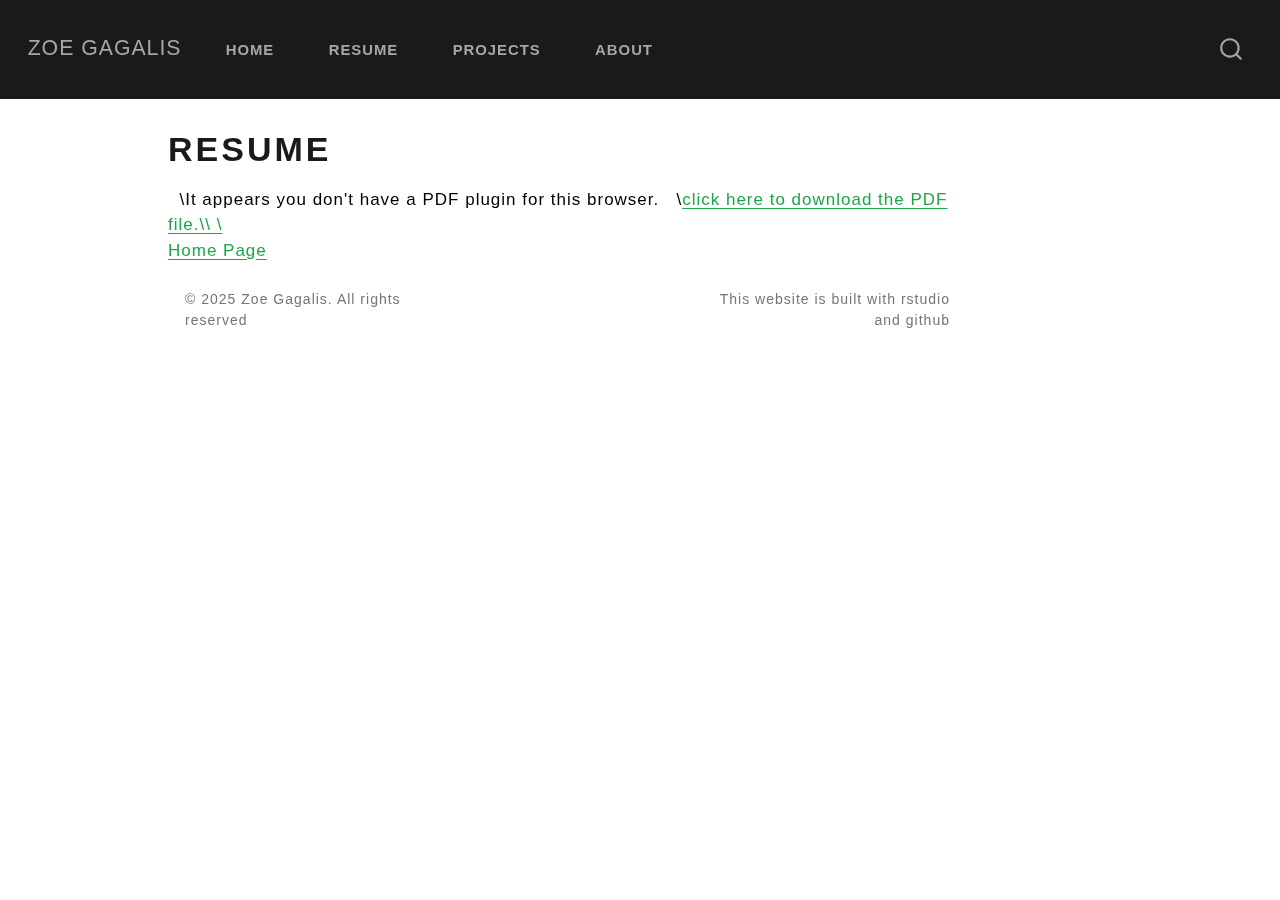
<file: docs/Resume.html>
<!DOCTYPE html>
<html xmlns="http://www.w3.org/1999/xhtml" lang="en" xml:lang="en"><head>

<meta charset="utf-8">
<meta name="generator" content="quarto-1.6.42">

<meta name="viewport" content="width=device-width, initial-scale=1.0, user-scalable=yes">


<title>Resume – Zoe Gagalis</title>
<style>
code{white-space: pre-wrap;}
span.smallcaps{font-variant: small-caps;}
div.columns{display: flex; gap: min(4vw, 1.5em);}
div.column{flex: auto; overflow-x: auto;}
div.hanging-indent{margin-left: 1.5em; text-indent: -1.5em;}
ul.task-list{list-style: none;}
ul.task-list li input[type="checkbox"] {
  width: 0.8em;
  margin: 0 0.8em 0.2em -1em; /* quarto-specific, see https://github.com/quarto-dev/quarto-cli/issues/4556 */ 
  vertical-align: middle;
}
</style>


<script src="site_libs/quarto-nav/quarto-nav.js"></script>
<script src="site_libs/quarto-nav/headroom.min.js"></script>
<script src="site_libs/clipboard/clipboard.min.js"></script>
<script src="site_libs/quarto-search/autocomplete.umd.js"></script>
<script src="site_libs/quarto-search/fuse.min.js"></script>
<script src="site_libs/quarto-search/quarto-search.js"></script>
<meta name="quarto:offset" content="./">
<script src="site_libs/quarto-html/quarto.js"></script>
<script src="site_libs/quarto-html/popper.min.js"></script>
<script src="site_libs/quarto-html/tippy.umd.min.js"></script>
<script src="site_libs/quarto-html/anchor.min.js"></script>
<link href="site_libs/quarto-html/tippy.css" rel="stylesheet">
<link href="site_libs/quarto-html/quarto-syntax-highlighting-2f5df379a58b258e96c21c0638c20c03.css" rel="stylesheet" id="quarto-text-highlighting-styles">
<script src="site_libs/bootstrap/bootstrap.min.js"></script>
<link href="site_libs/bootstrap/bootstrap-icons.css" rel="stylesheet">
<link href="site_libs/bootstrap/bootstrap-66d5f828985bf742e2fd7afaf4b4a2c8.min.css" rel="stylesheet" append-hash="true" id="quarto-bootstrap" data-mode="light">
<script id="quarto-search-options" type="application/json">{
  "location": "navbar",
  "copy-button": false,
  "collapse-after": 3,
  "panel-placement": "end",
  "type": "overlay",
  "limit": 50,
  "keyboard-shortcut": [
    "f",
    "/",
    "s"
  ],
  "show-item-context": false,
  "language": {
    "search-no-results-text": "No results",
    "search-matching-documents-text": "matching documents",
    "search-copy-link-title": "Copy link to search",
    "search-hide-matches-text": "Hide additional matches",
    "search-more-match-text": "more match in this document",
    "search-more-matches-text": "more matches in this document",
    "search-clear-button-title": "Clear",
    "search-text-placeholder": "",
    "search-detached-cancel-button-title": "Cancel",
    "search-submit-button-title": "Submit",
    "search-label": "Search"
  }
}</script>


<link rel="stylesheet" href="styles.css">
</head>

<body class="nav-fixed">

<div id="quarto-search-results"></div>
  <header id="quarto-header" class="headroom fixed-top">
    <nav class="navbar navbar-expand-lg " data-bs-theme="dark">
      <div class="navbar-container container-fluid">
      <div class="navbar-brand-container mx-auto">
    <a class="navbar-brand" href="./index.html">
    <span class="navbar-title">Zoe Gagalis</span>
    </a>
  </div>
            <div id="quarto-search" class="" title="Search"></div>
          <button class="navbar-toggler" type="button" data-bs-toggle="collapse" data-bs-target="#navbarCollapse" aria-controls="navbarCollapse" role="menu" aria-expanded="false" aria-label="Toggle navigation" onclick="if (window.quartoToggleHeadroom) { window.quartoToggleHeadroom(); }">
  <span class="navbar-toggler-icon"></span>
</button>
          <div class="collapse navbar-collapse" id="navbarCollapse">
            <ul class="navbar-nav navbar-nav-scroll me-auto">
  <li class="nav-item">
    <a class="nav-link" href="./index.html"> 
<span class="menu-text">Home</span></a>
  </li>  
  <li class="nav-item">
    <a class="nav-link active" href="./Resume.html" aria-current="page"> 
<span class="menu-text">Resume</span></a>
  </li>  
  <li class="nav-item">
    <a class="nav-link" href="./Projects.html"> 
<span class="menu-text">Projects</span></a>
  </li>  
  <li class="nav-item">
    <a class="nav-link" href="./about.html"> 
<span class="menu-text">About</span></a>
  </li>  
</ul>
          </div> <!-- /navcollapse -->
            <div class="quarto-navbar-tools">
</div>
      </div> <!-- /container-fluid -->
    </nav>
</header>
<!-- content -->
<div id="quarto-content" class="quarto-container page-columns page-rows-contents page-layout-article page-navbar">
<!-- sidebar -->
<!-- margin-sidebar -->
    <div id="quarto-margin-sidebar" class="sidebar margin-sidebar zindex-bottom">
        
    </div>
<!-- main -->
<main class="content" id="quarto-document-content">

<header id="title-block-header" class="quarto-title-block default">
<div class="quarto-title">
<h1 class="title">Resume</h1>
</div>



<div class="quarto-title-meta">

    
  
    
  </div>
  


</header>



<object data="images/Zoe_Gagalis_Resume_2025.pdf" type="application/pdf" width="100%" height="100%" style="min-height:100vh;" \="">

&nbsp; \<p\>It appears you don't have a PDF plugin for this browser.

&nbsp; \<a href="images/Zoe_Gagalis_Resume_2025.pdf" download\="">click here to download the PDF file.\\</a></p\><a href="images/Zoe_Gagalis_Resume_2025.pdf" download\="">

\
</a><p><a href="images/Zoe_Gagalis_Resume_2025.pdf" download\=""></a><a href="https://zgagalis.github.io/">Home Page</a></p>



 <!-- /main -->
<script id="quarto-html-after-body" type="application/javascript">
window.document.addEventListener("DOMContentLoaded", function (event) {
  const toggleBodyColorMode = (bsSheetEl) => {
    const mode = bsSheetEl.getAttribute("data-mode");
    const bodyEl = window.document.querySelector("body");
    if (mode === "dark") {
      bodyEl.classList.add("quarto-dark");
      bodyEl.classList.remove("quarto-light");
    } else {
      bodyEl.classList.add("quarto-light");
      bodyEl.classList.remove("quarto-dark");
    }
  }
  const toggleBodyColorPrimary = () => {
    const bsSheetEl = window.document.querySelector("link#quarto-bootstrap");
    if (bsSheetEl) {
      toggleBodyColorMode(bsSheetEl);
    }
  }
  toggleBodyColorPrimary();  
  const icon = "";
  const anchorJS = new window.AnchorJS();
  anchorJS.options = {
    placement: 'right',
    icon: icon
  };
  anchorJS.add('.anchored');
  const isCodeAnnotation = (el) => {
    for (const clz of el.classList) {
      if (clz.startsWith('code-annotation-')) {                     
        return true;
      }
    }
    return false;
  }
  const onCopySuccess = function(e) {
    // button target
    const button = e.trigger;
    // don't keep focus
    button.blur();
    // flash "checked"
    button.classList.add('code-copy-button-checked');
    var currentTitle = button.getAttribute("title");
    button.setAttribute("title", "Copied!");
    let tooltip;
    if (window.bootstrap) {
      button.setAttribute("data-bs-toggle", "tooltip");
      button.setAttribute("data-bs-placement", "left");
      button.setAttribute("data-bs-title", "Copied!");
      tooltip = new bootstrap.Tooltip(button, 
        { trigger: "manual", 
          customClass: "code-copy-button-tooltip",
          offset: [0, -8]});
      tooltip.show();    
    }
    setTimeout(function() {
      if (tooltip) {
        tooltip.hide();
        button.removeAttribute("data-bs-title");
        button.removeAttribute("data-bs-toggle");
        button.removeAttribute("data-bs-placement");
      }
      button.setAttribute("title", currentTitle);
      button.classList.remove('code-copy-button-checked');
    }, 1000);
    // clear code selection
    e.clearSelection();
  }
  const getTextToCopy = function(trigger) {
      const codeEl = trigger.previousElementSibling.cloneNode(true);
      for (const childEl of codeEl.children) {
        if (isCodeAnnotation(childEl)) {
          childEl.remove();
        }
      }
      return codeEl.innerText;
  }
  const clipboard = new window.ClipboardJS('.code-copy-button:not([data-in-quarto-modal])', {
    text: getTextToCopy
  });
  clipboard.on('success', onCopySuccess);
  if (window.document.getElementById('quarto-embedded-source-code-modal')) {
    const clipboardModal = new window.ClipboardJS('.code-copy-button[data-in-quarto-modal]', {
      text: getTextToCopy,
      container: window.document.getElementById('quarto-embedded-source-code-modal')
    });
    clipboardModal.on('success', onCopySuccess);
  }
    var localhostRegex = new RegExp(/^(?:http|https):\/\/localhost\:?[0-9]*\//);
    var mailtoRegex = new RegExp(/^mailto:/);
      var filterRegex = new RegExp('/' + window.location.host + '/');
    var isInternal = (href) => {
        return filterRegex.test(href) || localhostRegex.test(href) || mailtoRegex.test(href);
    }
    // Inspect non-navigation links and adorn them if external
 	var links = window.document.querySelectorAll('a[href]:not(.nav-link):not(.navbar-brand):not(.toc-action):not(.sidebar-link):not(.sidebar-item-toggle):not(.pagination-link):not(.no-external):not([aria-hidden]):not(.dropdown-item):not(.quarto-navigation-tool):not(.about-link)');
    for (var i=0; i<links.length; i++) {
      const link = links[i];
      if (!isInternal(link.href)) {
        // undo the damage that might have been done by quarto-nav.js in the case of
        // links that we want to consider external
        if (link.dataset.originalHref !== undefined) {
          link.href = link.dataset.originalHref;
        }
      }
    }
  function tippyHover(el, contentFn, onTriggerFn, onUntriggerFn) {
    const config = {
      allowHTML: true,
      maxWidth: 500,
      delay: 100,
      arrow: false,
      appendTo: function(el) {
          return el.parentElement;
      },
      interactive: true,
      interactiveBorder: 10,
      theme: 'quarto',
      placement: 'bottom-start',
    };
    if (contentFn) {
      config.content = contentFn;
    }
    if (onTriggerFn) {
      config.onTrigger = onTriggerFn;
    }
    if (onUntriggerFn) {
      config.onUntrigger = onUntriggerFn;
    }
    window.tippy(el, config); 
  }
  const noterefs = window.document.querySelectorAll('a[role="doc-noteref"]');
  for (var i=0; i<noterefs.length; i++) {
    const ref = noterefs[i];
    tippyHover(ref, function() {
      // use id or data attribute instead here
      let href = ref.getAttribute('data-footnote-href') || ref.getAttribute('href');
      try { href = new URL(href).hash; } catch {}
      const id = href.replace(/^#\/?/, "");
      const note = window.document.getElementById(id);
      if (note) {
        return note.innerHTML;
      } else {
        return "";
      }
    });
  }
  const xrefs = window.document.querySelectorAll('a.quarto-xref');
  const processXRef = (id, note) => {
    // Strip column container classes
    const stripColumnClz = (el) => {
      el.classList.remove("page-full", "page-columns");
      if (el.children) {
        for (const child of el.children) {
          stripColumnClz(child);
        }
      }
    }
    stripColumnClz(note)
    if (id === null || id.startsWith('sec-')) {
      // Special case sections, only their first couple elements
      const container = document.createElement("div");
      if (note.children && note.children.length > 2) {
        container.appendChild(note.children[0].cloneNode(true));
        for (let i = 1; i < note.children.length; i++) {
          const child = note.children[i];
          if (child.tagName === "P" && child.innerText === "") {
            continue;
          } else {
            container.appendChild(child.cloneNode(true));
            break;
          }
        }
        if (window.Quarto?.typesetMath) {
          window.Quarto.typesetMath(container);
        }
        return container.innerHTML
      } else {
        if (window.Quarto?.typesetMath) {
          window.Quarto.typesetMath(note);
        }
        return note.innerHTML;
      }
    } else {
      // Remove any anchor links if they are present
      const anchorLink = note.querySelector('a.anchorjs-link');
      if (anchorLink) {
        anchorLink.remove();
      }
      if (window.Quarto?.typesetMath) {
        window.Quarto.typesetMath(note);
      }
      if (note.classList.contains("callout")) {
        return note.outerHTML;
      } else {
        return note.innerHTML;
      }
    }
  }
  for (var i=0; i<xrefs.length; i++) {
    const xref = xrefs[i];
    tippyHover(xref, undefined, function(instance) {
      instance.disable();
      let url = xref.getAttribute('href');
      let hash = undefined; 
      if (url.startsWith('#')) {
        hash = url;
      } else {
        try { hash = new URL(url).hash; } catch {}
      }
      if (hash) {
        const id = hash.replace(/^#\/?/, "");
        const note = window.document.getElementById(id);
        if (note !== null) {
          try {
            const html = processXRef(id, note.cloneNode(true));
            instance.setContent(html);
          } finally {
            instance.enable();
            instance.show();
          }
        } else {
          // See if we can fetch this
          fetch(url.split('#')[0])
          .then(res => res.text())
          .then(html => {
            const parser = new DOMParser();
            const htmlDoc = parser.parseFromString(html, "text/html");
            const note = htmlDoc.getElementById(id);
            if (note !== null) {
              const html = processXRef(id, note);
              instance.setContent(html);
            } 
          }).finally(() => {
            instance.enable();
            instance.show();
          });
        }
      } else {
        // See if we can fetch a full url (with no hash to target)
        // This is a special case and we should probably do some content thinning / targeting
        fetch(url)
        .then(res => res.text())
        .then(html => {
          const parser = new DOMParser();
          const htmlDoc = parser.parseFromString(html, "text/html");
          const note = htmlDoc.querySelector('main.content');
          if (note !== null) {
            // This should only happen for chapter cross references
            // (since there is no id in the URL)
            // remove the first header
            if (note.children.length > 0 && note.children[0].tagName === "HEADER") {
              note.children[0].remove();
            }
            const html = processXRef(null, note);
            instance.setContent(html);
          } 
        }).finally(() => {
          instance.enable();
          instance.show();
        });
      }
    }, function(instance) {
    });
  }
      let selectedAnnoteEl;
      const selectorForAnnotation = ( cell, annotation) => {
        let cellAttr = 'data-code-cell="' + cell + '"';
        let lineAttr = 'data-code-annotation="' +  annotation + '"';
        const selector = 'span[' + cellAttr + '][' + lineAttr + ']';
        return selector;
      }
      const selectCodeLines = (annoteEl) => {
        const doc = window.document;
        const targetCell = annoteEl.getAttribute("data-target-cell");
        const targetAnnotation = annoteEl.getAttribute("data-target-annotation");
        const annoteSpan = window.document.querySelector(selectorForAnnotation(targetCell, targetAnnotation));
        const lines = annoteSpan.getAttribute("data-code-lines").split(",");
        const lineIds = lines.map((line) => {
          return targetCell + "-" + line;
        })
        let top = null;
        let height = null;
        let parent = null;
        if (lineIds.length > 0) {
            //compute the position of the single el (top and bottom and make a div)
            const el = window.document.getElementById(lineIds[0]);
            top = el.offsetTop;
            height = el.offsetHeight;
            parent = el.parentElement.parentElement;
          if (lineIds.length > 1) {
            const lastEl = window.document.getElementById(lineIds[lineIds.length - 1]);
            const bottom = lastEl.offsetTop + lastEl.offsetHeight;
            height = bottom - top;
          }
          if (top !== null && height !== null && parent !== null) {
            // cook up a div (if necessary) and position it 
            let div = window.document.getElementById("code-annotation-line-highlight");
            if (div === null) {
              div = window.document.createElement("div");
              div.setAttribute("id", "code-annotation-line-highlight");
              div.style.position = 'absolute';
              parent.appendChild(div);
            }
            div.style.top = top - 2 + "px";
            div.style.height = height + 4 + "px";
            div.style.left = 0;
            let gutterDiv = window.document.getElementById("code-annotation-line-highlight-gutter");
            if (gutterDiv === null) {
              gutterDiv = window.document.createElement("div");
              gutterDiv.setAttribute("id", "code-annotation-line-highlight-gutter");
              gutterDiv.style.position = 'absolute';
              const codeCell = window.document.getElementById(targetCell);
              const gutter = codeCell.querySelector('.code-annotation-gutter');
              gutter.appendChild(gutterDiv);
            }
            gutterDiv.style.top = top - 2 + "px";
            gutterDiv.style.height = height + 4 + "px";
          }
          selectedAnnoteEl = annoteEl;
        }
      };
      const unselectCodeLines = () => {
        const elementsIds = ["code-annotation-line-highlight", "code-annotation-line-highlight-gutter"];
        elementsIds.forEach((elId) => {
          const div = window.document.getElementById(elId);
          if (div) {
            div.remove();
          }
        });
        selectedAnnoteEl = undefined;
      };
        // Handle positioning of the toggle
    window.addEventListener(
      "resize",
      throttle(() => {
        elRect = undefined;
        if (selectedAnnoteEl) {
          selectCodeLines(selectedAnnoteEl);
        }
      }, 10)
    );
    function throttle(fn, ms) {
    let throttle = false;
    let timer;
      return (...args) => {
        if(!throttle) { // first call gets through
            fn.apply(this, args);
            throttle = true;
        } else { // all the others get throttled
            if(timer) clearTimeout(timer); // cancel #2
            timer = setTimeout(() => {
              fn.apply(this, args);
              timer = throttle = false;
            }, ms);
        }
      };
    }
      // Attach click handler to the DT
      const annoteDls = window.document.querySelectorAll('dt[data-target-cell]');
      for (const annoteDlNode of annoteDls) {
        annoteDlNode.addEventListener('click', (event) => {
          const clickedEl = event.target;
          if (clickedEl !== selectedAnnoteEl) {
            unselectCodeLines();
            const activeEl = window.document.querySelector('dt[data-target-cell].code-annotation-active');
            if (activeEl) {
              activeEl.classList.remove('code-annotation-active');
            }
            selectCodeLines(clickedEl);
            clickedEl.classList.add('code-annotation-active');
          } else {
            // Unselect the line
            unselectCodeLines();
            clickedEl.classList.remove('code-annotation-active');
          }
        });
      }
  const findCites = (el) => {
    const parentEl = el.parentElement;
    if (parentEl) {
      const cites = parentEl.dataset.cites;
      if (cites) {
        return {
          el,
          cites: cites.split(' ')
        };
      } else {
        return findCites(el.parentElement)
      }
    } else {
      return undefined;
    }
  };
  var bibliorefs = window.document.querySelectorAll('a[role="doc-biblioref"]');
  for (var i=0; i<bibliorefs.length; i++) {
    const ref = bibliorefs[i];
    const citeInfo = findCites(ref);
    if (citeInfo) {
      tippyHover(citeInfo.el, function() {
        var popup = window.document.createElement('div');
        citeInfo.cites.forEach(function(cite) {
          var citeDiv = window.document.createElement('div');
          citeDiv.classList.add('hanging-indent');
          citeDiv.classList.add('csl-entry');
          var biblioDiv = window.document.getElementById('ref-' + cite);
          if (biblioDiv) {
            citeDiv.innerHTML = biblioDiv.innerHTML;
          }
          popup.appendChild(citeDiv);
        });
        return popup.innerHTML;
      });
    }
  }
});
</script>
 <!-- /content -->
<footer class="footer">
  <div class="nav-footer">
    <div class="nav-footer-left">
<p>
© 2025 Zoe Gagalis. All rights reserved
</p>
</div>   
    <div class="nav-footer-center">
      &nbsp;
    </div>
    <div class="nav-footer-right">
<p>This website is built with rstudio and github</p>
</div>
  </div>
</footer>




</object></main></div></body></html>
</file>
<file: docs/site_libs/quarto-html/tippy.css>
.tippy-box[data-animation=fade][data-state=hidden]{opacity:0}[data-tippy-root]{max-width:calc(100vw - 10px)}.tippy-box{position:relative;background-color:#333;color:#fff;border-radius:4px;font-size:14px;line-height:1.4;white-space:normal;outline:0;transition-property:transform,visibility,opacity}.tippy-box[data-placement^=top]>.tippy-arrow{bottom:0}.tippy-box[data-placement^=top]>.tippy-arrow:before{bottom:-7px;left:0;border-width:8px 8px 0;border-top-color:initial;transform-origin:center top}.tippy-box[data-placement^=bottom]>.tippy-arrow{top:0}.tippy-box[data-placement^=bottom]>.tippy-arrow:before{top:-7px;left:0;border-width:0 8px 8px;border-bottom-color:initial;transform-origin:center bottom}.tippy-box[data-placement^=left]>.tippy-arrow{right:0}.tippy-box[data-placement^=left]>.tippy-arrow:before{border-width:8px 0 8px 8px;border-left-color:initial;right:-7px;transform-origin:center left}.tippy-box[data-placement^=right]>.tippy-arrow{left:0}.tippy-box[data-placement^=right]>.tippy-arrow:before{left:-7px;border-width:8px 8px 8px 0;border-right-color:initial;transform-origin:center right}.tippy-box[data-inertia][data-state=visible]{transition-timing-function:cubic-bezier(.54,1.5,.38,1.11)}.tippy-arrow{width:16px;height:16px;color:#333}.tippy-arrow:before{content:"";position:absolute;border-color:transparent;border-style:solid}.tippy-content{position:relative;padding:5px 9px;z-index:1}
</file>
<file: docs/site_libs/quarto-html/quarto-syntax-highlighting-2f5df379a58b258e96c21c0638c20c03.css>
/* quarto syntax highlight colors */
:root {
  --quarto-hl-ot-color: #003B4F;
  --quarto-hl-at-color: #657422;
  --quarto-hl-ss-color: #20794D;
  --quarto-hl-an-color: #5E5E5E;
  --quarto-hl-fu-color: #4758AB;
  --quarto-hl-st-color: #20794D;
  --quarto-hl-cf-color: #003B4F;
  --quarto-hl-op-color: #5E5E5E;
  --quarto-hl-er-color: #AD0000;
  --quarto-hl-bn-color: #AD0000;
  --quarto-hl-al-color: #AD0000;
  --quarto-hl-va-color: #111111;
  --quarto-hl-bu-color: inherit;
  --quarto-hl-ex-color: inherit;
  --quarto-hl-pp-color: #AD0000;
  --quarto-hl-in-color: #5E5E5E;
  --quarto-hl-vs-color: #20794D;
  --quarto-hl-wa-color: #5E5E5E;
  --quarto-hl-do-color: #5E5E5E;
  --quarto-hl-im-color: #00769E;
  --quarto-hl-ch-color: #20794D;
  --quarto-hl-dt-color: #AD0000;
  --quarto-hl-fl-color: #AD0000;
  --quarto-hl-co-color: #5E5E5E;
  --quarto-hl-cv-color: #5E5E5E;
  --quarto-hl-cn-color: #8f5902;
  --quarto-hl-sc-color: #5E5E5E;
  --quarto-hl-dv-color: #AD0000;
  --quarto-hl-kw-color: #003B4F;
}

/* other quarto variables */
:root {
  --quarto-font-monospace: SFMono-Regular, Menlo, Monaco, Consolas, "Liberation Mono", "Courier New", monospace;
}

pre > code.sourceCode > span {
  color: #003B4F;
}

code span {
  color: #003B4F;
}

code.sourceCode > span {
  color: #003B4F;
}

div.sourceCode,
div.sourceCode pre.sourceCode {
  color: #003B4F;
}

code span.ot {
  color: #003B4F;
  font-style: inherit;
}

code span.at {
  color: #657422;
  font-style: inherit;
}

code span.ss {
  color: #20794D;
  font-style: inherit;
}

code span.an {
  color: #5E5E5E;
  font-style: inherit;
}

code span.fu {
  color: #4758AB;
  font-style: inherit;
}

code span.st {
  color: #20794D;
  font-style: inherit;
}

code span.cf {
  color: #003B4F;
  font-weight: bold;
  font-style: inherit;
}

code span.op {
  color: #5E5E5E;
  font-style: inherit;
}

code span.er {
  color: #AD0000;
  font-style: inherit;
}

code span.bn {
  color: #AD0000;
  font-style: inherit;
}

code span.al {
  color: #AD0000;
  font-style: inherit;
}

code span.va {
  color: #111111;
  font-style: inherit;
}

code span.bu {
  font-style: inherit;
}

code span.ex {
  font-style: inherit;
}

code span.pp {
  color: #AD0000;
  font-style: inherit;
}

code span.in {
  color: #5E5E5E;
  font-style: inherit;
}

code span.vs {
  color: #20794D;
  font-style: inherit;
}

code span.wa {
  color: #5E5E5E;
  font-style: italic;
}

code span.do {
  color: #5E5E5E;
  font-style: italic;
}

code span.im {
  color: #00769E;
  font-style: inherit;
}

code span.ch {
  color: #20794D;
  font-style: inherit;
}

code span.dt {
  color: #AD0000;
  font-style: inherit;
}

code span.fl {
  color: #AD0000;
  font-style: inherit;
}

code span.co {
  color: #5E5E5E;
  font-style: inherit;
}

code span.cv {
  color: #5E5E5E;
  font-style: italic;
}

code span.cn {
  color: #8f5902;
  font-style: inherit;
}

code span.sc {
  color: #5E5E5E;
  font-style: inherit;
}

code span.dv {
  color: #AD0000;
  font-style: inherit;
}

code span.kw {
  color: #003B4F;
  font-weight: bold;
  font-style: inherit;
}

.prevent-inlining {
  content: "</";
}

/*# sourceMappingURL=35eb38a806ee71ea6d2563be2308c832.css.map */
</file>
<file: docs/styles.css>
/* css styles */
</file>
